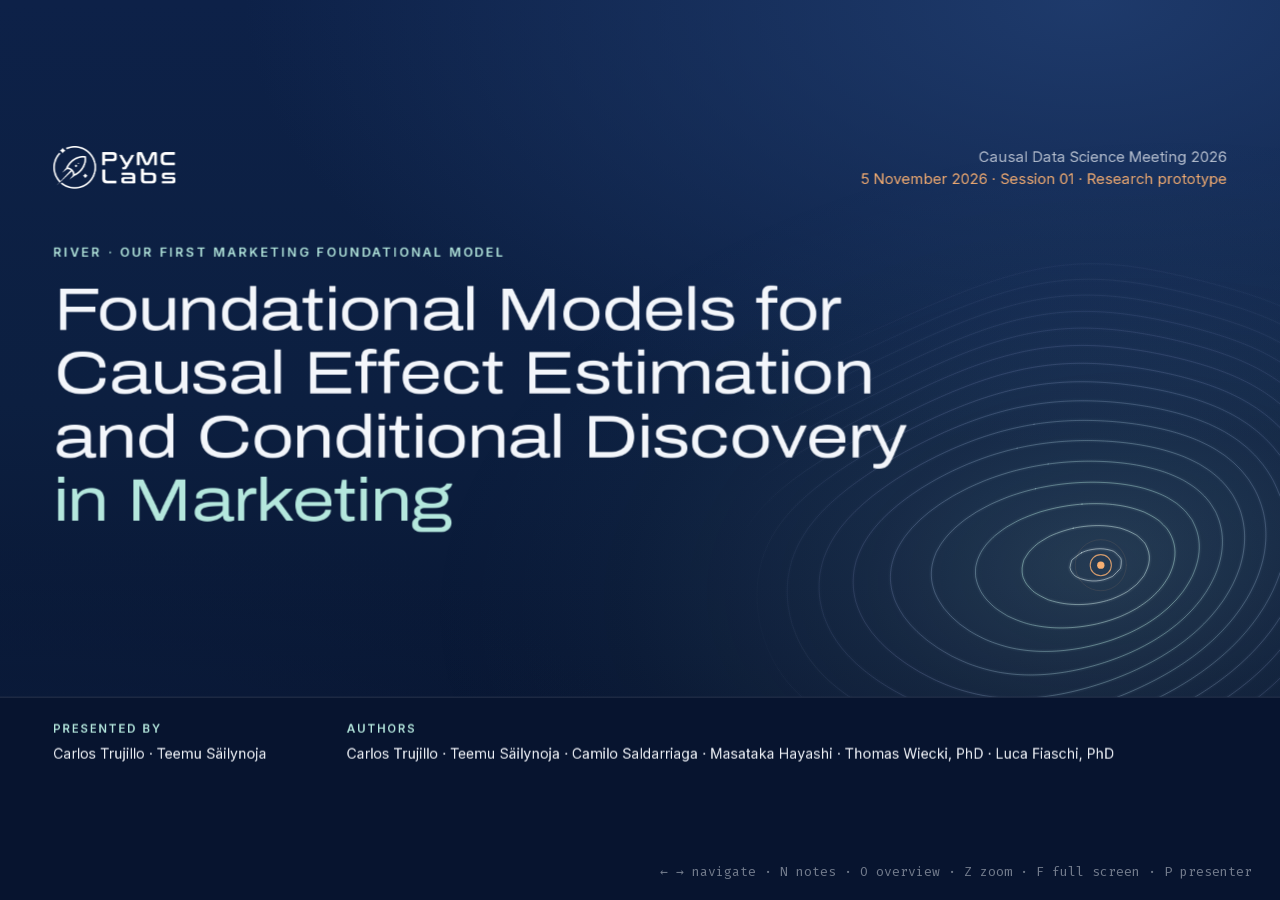
<file: index.html>
<!doctype html>
<html lang="en">
<head>
<meta charset="utf-8">
<meta name="viewport" content="width=device-width, initial-scale=1">
<title>River · Causal Data Science Meeting 2026 · PyMC Labs</title>
<link rel="icon" type="image/png" href="assets/brand/favicon.png">
<link rel="stylesheet" href="vendor/katex/katex.min.css">
<link rel="stylesheet" href="css/fonts.css">
<link rel="stylesheet" href="css/deck.css">
<link rel="stylesheet" href="css/slides.css">
<link rel="stylesheet" href="css/scenes/test-flow.css">
<link rel="stylesheet" href="css/scenes/arch.css">
<link rel="stylesheet" href="css/scenes/causal.css">
<link rel="stylesheet" href="css/scenes/machine.css">
<link rel="stylesheet" href="css/scenes/results.css">
</head>
<body data-theme="dark">


<div class="bg bg-dark"></div>
<div class="bg bg-light"></div>
<canvas id="field" aria-hidden="true"></canvas>

<main class="stage stage-main">

<!-- =====================================================================
     OPENING
     ===================================================================== -->

<!-- 01 · Title -->
<section class="slide slide-title" data-title="Title" data-act="Opening" data-theme="dark" data-chrome="off"
  data-field='{"mode":"contour","focus":[0.86,0.66],"reach":540,"intensity":1}'>
  <header class="title-top">
    <img class="title-logo r" src="assets/brand/pymc-labs-full-white.png" alt="PyMC Labs">
    <div class="title-meta r">
      <div>Causal Data Science Meeting 2026</div>
      <div class="hot">5 November 2026 · Session 01 · Research prototype</div>
    </div>
  </header>
  <div class="title-block">
    <p class="eyebrow r">River · our first Marketing Foundational Model</p>
    <h1 class="title-h r">Foundational Models for<br>Causal Effect Estimation<br>and Conditional Discovery<br><span class="accent">in Marketing</span></h1>
  </div>
  <footer class="title-foot r">
    <div class="who">
      <span class="label">Presented by</span>
      <span>Carlos Trujillo · Teemu Säilynoja</span>
    </div>
    <div class="who">
      <span class="label">Authors</span>
      <span>Carlos Trujillo · Teemu Säilynoja · Camilo Saldarriaga · Masataka Hayashi · Thomas Wiecki, PhD · Luca Fiaschi, PhD</span>
    </div>
  </footer>
  <aside class="notes">
    <p>Welcome. This talk is about River, the first Marketing Foundational Model that PyMC Labs trained.</p>
    <p>The question for this audience: can one trained network learn which inputs cause sales, and how much each one contributed, without being told the true graph?</p>
    <p>The contour field is the white-paper cover: a posterior landscape. The orange point is the answer we look for.</p>
  </aside>
</section>

<!-- 02 · Team -->
<section class="slide slide-team" data-title="The team" data-act="Opening" data-theme="light"
  data-field='{"mode":"ribbon","y":0.5,"x0":-0.02,"x1":1.02,"intensity":0.9}'>
  <div class="frame">
    <p class="eyebrow r">The team</p>
    <h2 class="h2 r">Researching foundational models<br><span class="accent-2">for marketing science</span></h2>
  </div>
  <ul class="team">
    <li class="r" style="--wave:-26px"><img src="assets/team/carlos-trujillo.webp" alt=""><span class="name">Carlos<br>Trujillo</span><span class="tag">Speaker</span></li>
    <li class="r" style="--wave:-6px"><img src="assets/team/teemu-sailynoja.webp" alt=""><span class="name">Teemu<br>Säilynoja</span><span class="tag">Speaker</span></li>
    <li class="r" style="--wave:20px"><img src="assets/team/camilo-saldarriaga.webp" alt=""><span class="name">Camilo<br>Saldarriaga</span></li>
    <li class="r" style="--wave:24px"><img src="assets/team/masataka-hayashi.webp" alt=""><span class="name">Masataka<br>Hayashi</span></li>
    <li class="r" style="--wave:2px"><img src="assets/team/thomas-wiecki.webp" alt=""><span class="name">Thomas<br>Wiecki, PhD</span></li>
    <li class="r" style="--wave:-22px"><img src="assets/team/luca-fiaschi.webp" alt=""><span class="name">Luca<br>Fiaschi, PhD</span></li>
  </ul>
  <p class="team-foot r">PyMC Labs · pymc-labs.com/team</p>
  <aside class="notes">
    <p>Six authors at PyMC Labs. Carlos and Teemu present today.</p>
  </aside>
</section>

<!-- 03 · Agenda -->
<section class="slide slide-agenda" data-title="Agenda" data-act="Opening" data-theme="dark"
  data-field='{"mode":"fan","origin":[0,0.80],"length":1.0,"intensity":0.9}'>
  <div class="frame agenda">
    <div>
      <p class="eyebrow r">The talk</p>
      <h2 class="h1 r">Agenda</h2>
      <span class="bar r"></span>
    </div>
    <ol class="points">
      <li class="r"><span class="n">01</span><span class="t">Forecasting is not the goal<small>Why marketing measurement is an identification problem.</small></span></li>
      <li class="r"><span class="n">02</span><span class="t">Learning by simulation<small>A prior that knows the graph and every contribution.</small></span></li>
      <li class="r"><span class="n">03</span><span class="t">The architecture<small>One encoder and two flow heads that sample graphs, then effects.</small></span></li>
      <li class="r"><span class="n">04</span><span class="t">The results<small>Structure, contributions and checks on held-out simulated worlds.</small></span></li>
      <li class="r"><span class="n">05</span><span class="t">Boundaries and the next stage<small>The limitations, what River demonstrates, and the next research stage.</small></span></li>
    </ol>
  </div>
  <aside class="notes">
    <p>The agenda has five parts. The causal thread runs through all of them: the target is a contribution, an interventional quantity, under uncertainty about which inputs act.</p>
  </aside>
</section>

<!-- =====================================================================
     01 · THE PROBLEM
     ===================================================================== -->

<!-- 04 · Same sales, different stories -->
<section class="slide" data-title="Sales show what happened" data-act="01 · The problem" data-theme="light" data-steps="3"
  data-scene="decomp" data-field='{"mode":"none"}'>
  <div class="frame text-col">
    <p class="eyebrow r"><span class="num">01</span>The problem</p>
    <h2 class="h1 r">Sales show what happened.<br><span class="accent-2">Not what caused it.</span></h2>
    <p class="lede r" style="margin-top:48px">Different specifications can explain similar sales histories. They can give different contributions to the same channel.</p>
    <p class="lede fade" data-step="3" style="margin-top:28px"><strong>An accurate sales forecast does not necessarily tell you what each channel caused.</strong></p>
  </div>
  <div class="scene-root" style="left:900px;top:200px;width:900px;height:720px"></div>
  <aside class="notes">
    <p>Step 0: weekly sales. One line. This is all that the data show.</p>
    <p>Steps 1 to 3: three decompositions. The total stays the same in every one. Only the split changes.</p>
    <p>Key point: predicting sales does not determine contributions. The paper names two problems: structural uncertainty and repeated inference. This slide shows the first.</p>
  </aside>
</section>

<!-- 05 · The structural model -->
<section class="slide slide-eq" data-title="A marketing mix model is a structural model" data-act="01 · The problem" data-theme="light" data-steps="5"
  data-field='{"mode":"fan","origin":[0,0.48],"length":1.0,"intensity":0.9}'>
  <div class="frame">
    <p class="eyebrow r"><span class="num">01</span>The problem</p>
    <h2 class="h2 r">A marketing mix model is a structural model</h2>
    <span class="bar r"></span>
  </div>
  <div class="eq-stage">
    <div class="eq lg r" data-tex="\mu_t \;=\; \htmlClass{t-b}{B_t} \;+\; \htmlClass{t-c}{\sum_{k=1}^{K} C_{t,k}} \;+\; \htmlClass{t-u}{\sum_{m=1}^{M} U_{t,m}}" data-display></div>
    <div class="eq sm r" data-tex="Y_t = \mu_t + \htmlClass{t-e}{\varepsilon_t}, \qquad \varepsilon_t \sim \mathrm{Normal}(0, \sigma_Y^2)" data-display></div>
    <div class="eq-labels">
      <div class="eq-label" data-step-only="1"><b>Intrinsic baseline.</b> The part of sales that no input explains. It can change over time.</div>
      <div class="eq-label" data-step-only="2"><b>Channel contributions.</b> Media spend after carryover (adstock) and a response curve, saturating or linear.</div>
      <div class="eq-label" data-step-only="3"><b>Control contributions.</b> Price, holidays and other measured factors that are not media.</div>
    </div>
  </div>
  <!-- Steps 4-5: the equation as a graph, then three alternative graphs that the
       same data cannot tell apart. Arrow: assumed direct effect. Dashed line:
       observed dependency. Dashed circle: hidden variable. Peach: a path that
       River's prior does not contain. Fork centres: 293, 880, 1467 (stage px). -->
  <svg class="dags" viewBox="0 0 1760 256" width="1760" height="256" aria-hidden="true">
    <defs>
      <marker id="dag-head" viewBox="0 0 10 10" refX="8.5" refY="5" markerWidth="7" markerHeight="7" orient="auto-start-reverse"><path class="dag-head" d="M0,0 L10,5 L0,10 z"/></marker>
      <marker id="dag-head-hot" viewBox="0 0 10 10" refX="8.5" refY="5" markerWidth="7" markerHeight="7" orient="auto-start-reverse"><path class="dag-head hot" d="M0,0 L10,5 L0,10 z"/></marker>
      <g id="dag-base">
        <path class="dag-edge" d="M-108 113 L-18 183"/>
        <path class="dag-edge" d="M0 119 L0 174"/>
        <path class="dag-edge" d="M108 113 L18 183"/>
        <circle class="dag-node n-tv" cx="-120" cy="104" r="15"/>
        <circle class="dag-node n-se" cx="0" cy="104" r="15"/>
        <circle class="dag-node n-pr" cx="120" cy="104" r="15"/>
        <circle class="dag-node n-sales" cx="0" cy="196" r="18"/>
        <text class="dag-name" x="-143" y="109" text-anchor="end">TV</text>
        <text class="dag-name" x="0" y="78" text-anchor="middle">Search</text>
        <text class="dag-name" x="143" y="109">Promo</text>
        <text class="dag-name" x="28" y="202">Sales</text>
      </g>
    </defs>
    <g class="dag-fork dag-start" data-step-only="4">
      <g transform="translate(880 0)">
        <text class="dag-title" x="0" y="14" text-anchor="middle">The equation as a graph</text>
        <use href="#dag-base"/>
        <text class="dag-tag" x="0" y="246" text-anchor="middle">Each arrow assumes that an input acts on sales directly</text>
      </g>
    </g>
    <g class="dag-fork" data-step="5" style="--from:587px">
      <g transform="translate(293 0)">
        <text class="dag-title" x="0" y="14" text-anchor="middle">1 · Channels run together</text>
        <use href="#dag-base"/>
        <g class="dag-extra" data-step="5" style="--d:700ms">
          <path class="dag-dep" d="M-104 104 L-16 104"/>
          <text class="dag-note" x="-60" y="94" text-anchor="middle">ρ</text>
        </g>
        <text class="dag-tag in" x="0" y="246" text-anchor="middle">● Correlated inputs · inside River’s prior</text>
      </g>
    </g>
    <g class="dag-fork" data-step="5" style="--from:0px">
      <g transform="translate(880 0)">
        <text class="dag-title" x="0" y="14" text-anchor="middle">2 · Spend follows demand</text>
        <use href="#dag-base"/>
        <g class="dag-extra" data-step="5" style="--d:700ms">
          <circle class="dag-hidden" cx="-120" cy="46" r="15"/>
          <text class="dag-name" x="-143" y="51" text-anchor="end">Hidden demand</text>
          <path class="dag-edge hot" d="M-105 46 C-65 42 -35 60 -12 90"/>
          <path class="dag-edge hot" d="M-133 54 C-260 100 -150 196 -24 196"/>
        </g>
        <text class="dag-tag out" x="0" y="246" text-anchor="middle">× Hidden demand · outside River’s prior</text>
      </g>
    </g>
    <g class="dag-fork" data-step="5" style="--from:-587px">
      <g transform="translate(1467 0)">
        <text class="dag-title" x="0" y="14" text-anchor="middle">3 · Promotions move with campaigns</text>
        <use href="#dag-base"/>
        <g class="dag-extra" data-step="5" style="--d:700ms">
          <path class="dag-edge hot" d="M103 104 L17 104"/>
        </g>
        <text class="dag-tag out" x="0" y="246" text-anchor="middle">× A path between inputs · outside River’s prior</text>
      </g>
    </g>
  </svg>
  <aside class="notes">
    <p>Source: Eq. (1) in Section 2.2 of the paper. Graphs are illustrative. Arrow: assumed direct effect. Dashed line: observed dependency. Dashed circle: hidden variable.</p>
    <p>The model writes sales as a sum. Baseline, each channel, each control, plus noise.</p>
    <p>Each term is a latent quantity. We never observe it. We observe only the sum.</p>
    <p>Step 4: the same equation is a causal graph. Every arrow is an assumption: this input acts on sales directly.</p>
    <p>Step 5: three graphs that fit the same weekly data. Dashed lines are what the data show. Arrows are what we assume.</p>
    <p>One: TV and search move together. The data show the correlation, not which arrow carries the effect. River's prior contains this case.</p>
    <p>Two: hidden demand drives both search spending and sales. Part of the "Search effect" is demand. River's prior does not contain hidden demand yet.</p>
    <p>Three: search spending follows the promotion calendar. That is a path between two inputs. River's prior has no paths between inputs. Part 5 comes back to both.</p>
  </aside>
</section>

<!-- 06 · One specification -->
<section class="slide slide-choices" data-title="Each analysis commits to one specification" data-act="01 · The problem" data-theme="light" data-steps="3"
  data-field='{"mode":"none"}'>
  <div class="frame">
    <p class="eyebrow r"><span class="num">01</span>The problem · One specification hides model uncertainty</p>
    <h2 class="h2 r">Each analysis commits to one specification</h2>
  </div>
  <div class="choices r">
    <div class="choice-row"><span class="choice-k">Carryover</span>
      <span class="chip" data-pick="a">2 weeks</span><span class="chip">6 weeks</span><span class="chip" data-pick="b">10 weeks</span></div>
    <div class="choice-row"><span class="choice-k">Diminishing returns</span>
      <span class="chip">Hill</span><span class="chip" data-pick="b">Logistic</span><span class="chip" data-pick="a">Michaelis–Menten</span></div>
    <div class="choice-row"><span class="choice-k">Causal structure</span>
      <span class="chip" data-pick="a">Correlated inputs</span><span class="chip" data-pick="b">Hidden demand</span><span class="chip">Promo → Search</span></div>
    <div class="choice-row"><span class="choice-k">Constraints</span>
      <span class="chip">Positive effects</span><span class="chip" data-pick="a">ROAS range</span><span class="chip" data-pick="b">Last year’s priors</span></div>
  </div>
  <div class="splits">
    <div class="split-row" data-step="0"><span class="who">Analyst 1 · illustrative</span>
      <div class="splitbar"><span style="--w:45%" class="s-tv">TV 45%</span><span style="--w:30%" class="s-se">Search 30%</span><span style="--w:25%" class="s-so">Social 25%</span></div></div>
    <div class="split-row" data-step="1"><span class="who">Analyst 2</span>
      <div class="splitbar"><span style="--w:20%" class="s-tv">TV 20%</span><span style="--w:50%" class="s-se">Search 50%</span><span style="--w:30%" class="s-so">Social 30%</span></div></div>
    <p class="small" data-step="1" style="--d:300ms">Both fit last year’s sales equally well. Illustrative numbers from the white paper; the structure choices follow slide 5.</p>
  </div>
  <div class="bma">
    <div class="bma-eq" data-step="2">
      <div class="eq" data-tex="p(C \mid \mathcal{D}, \hat m)" data-display></div>
      <p class="small">One selected specification. Its intervals ignore every other model.</p>
    </div>
    <div class="bma-eq" data-step="3">
      <div class="eq" data-tex="p(C \mid \mathcal{D}) = \sum_{m \in \mathcal{M}} p(C \mid \mathcal{D}, m)\, p(m \mid \mathcal{D})" data-display></div>
      <p class="small">Bayesian model averaging: uncertainty within each model <em>and</em> about the model. Each term needs its own fit.</p>
    </div>
  </div>
  <aside class="notes">
    <p>Every analysis makes four kinds of choices. One of them is the causal structure: the three graphs from the previous slide.</p>
    <p>Initial view and step 1: two analysts, two sets of choices, two different channel splits. Both fit the data equally well.</p>
    <p>Step 2: selecting one model conditions on that choice. The intervals then ignore the other models.</p>
    <p>Step 3: the principled answer is model averaging. But each specification needs its own fit. Observed data do not give the true contributions, and experiments cover only some effects.</p>
  </aside>
</section>

<!-- 07 · Front-load inference -->
<section class="slide slide-inter" data-title="What if the hard work was already done?" data-act="01 · The problem" data-theme="dark" data-steps="1"
  data-field='{"mode":"ribbon","y":0.32,"x0":0.62,"x1":1.04,"intensity":0.8}'>
  <div class="frame mid">
    <p class="eyebrow r">A different order of work</p>
    <h2 class="display-2 r">What if the hard work<br><span class="accent">was already done?</span></h2>
    <p class="lede r" style="margin-top:44px">Write many specifications down first. Learn inference once, on worlds where the truth is known. Then read each new dataset with no new fit.</p>
    <div class="process" data-step="1">
      <div class="proc-row">
        <span class="proc-k">Today</span>
        <ol class="proc"><li><i>1</i><b>Data</b></li><li><i>2</i><b>Specialist</b><small>chooses the structure</small></li><li><i>3</i><b>Build</b><small>adstock, curves, priors</small></li><li><i>4</i><b>Fit</b><small>MCMC sampling</small></li><li><i>5</i><b>Check</b><small>plausible? refit</small></li><li class="end"><i>6</i><b>Decision</b><small>after weeks</small></li></ol>
        <span class="proc-loop"><svg class="loop-ico" viewBox="0 0 24 24" aria-hidden="true"><path d="M19.5 12a7.5 7.5 0 1 1-2.2-5.3M19.5 4.5v4.6h-4.6" fill="none" stroke="currentColor" stroke-width="1.8" stroke-linecap="round" stroke-linejoin="round"/></svg>every change is a new build, fit and check</span>
      </div>
      <div class="proc-row">
        <span class="proc-k">With River</span>
        <ol class="proc short"><li><i>1</i><b>Data</b></li><li class="mfm"><i>2</i><b>River</b><small>fixed weights, no new fit</small></li><li><i>3</i><b>Draws</b><small>graphs and contributions</small></li><li class="end"><i>4</i><b>Decision</b><small>goal: a shorter loop</small></li></ol>
      </div>
    </div>
  </div>
  <aside class="notes">
    <p>The usual order: assume one thing, fit, check, change, fit again. It is sequential.</p>
    <p>We reverse it. We assume many things at the start, in a prior. We learn inference once. Then each new dataset needs only sampling with fixed weights, not a new fit.</p>
    <p>A shorter loop is a goal. Backup B2 and Section 4.5 of the paper give the measured cost and its caveats.</p>
  </aside>
</section>

<!-- 08 · The Goal -->
<section class="slide slide-inter" data-title="The Goal" data-act="01 · The problem" data-theme="dark"
  data-field='{"mode":"fan","origin":[1,0.66],"length":0.28,"dir":-1,"intensity":0.9}'>
  <div class="frame mid">
    <p class="eyebrow r">The Goal</p>
    <h2 class="display-2 r"><span class="accent">A distribution over graphs</span><br>and contributions.</h2>
    <ol class="points compact r" style="margin-top:56px;max-width:1240px">
      <li><span class="n">1</span><span class="t">A set of graphs of direct effects that can explain the data.</span></li>
      <li><span class="n">2</span><span class="t">For each graph, a distribution of contributions over time.</span></li>
    </ol>
  </div>
  <aside class="notes">
    <p>The outcome is not one number: it is a distribution over graphs and contributions.</p>
    <p>River returns graphs and, for each graph, contributions. Next: how one network learns this from simulated worlds.</p>
  </aside>
</section>

<!-- =====================================================================
     02 · SIMULATED CAUSAL WORLDS
     ===================================================================== -->

<!-- 09 · Learn the posterior from the prior. Two rows: a plain message at the left,
     its equation small at the right. -->
<section class="slide slide-pfn" data-title="Learn the posterior from the prior" data-act="02 · Causal worlds" data-theme="light" data-steps="1"
  data-field='{"mode":"none"}'>
  <div class="frame">
    <p class="eyebrow r"><span class="num">02</span>Amortized inference · prior-fitted networks</p>
    <h2 class="h2 r">Learn the posterior from the prior</h2>
    <span class="bar r"></span>
  </div>
  <div class="pfn-grid">
    <p class="pfn-msg r">Simulate worlds with a known truth. Train one network to recover that truth from the data an analyst sees.</p>
    <div class="pfn-eq r">
      <span class="eq-tag">ideal loss</span>
      <div class="eq" data-tex="\mathcal{L}(\varphi) = \mathbb{E}_{(\mathcal{D}, C) \sim p(\mathcal{D}, C)}\big[-\log q_\varphi(C \mid \mathcal{D})\big]" data-display></div>
    </div>
    <div class="pfn-claim" data-step="1">
      <p class="pfn-main">If the network is flexible enough, the best answer is <span class="accent-2 nowrap">the model-averaged posterior</span>.</p>
      <p class="pfn-claim-note">River’s flow-matching loss aims at the same target, without a guarantee of exact draws.</p>
    </div>
    <div class="pfn-eq pfn-eq-main" data-step="1" style="--d:200ms">
      <span class="eq-tag">optimum</span>
      <div class="eq" data-tex="q_\varphi(C \mid \mathcal{D}) = \sum_{m \in \mathcal{M}} p(C \mid \mathcal{D}, m)\, p(m \mid \mathcal{D})" data-display></div>
    </div>
  </div>
  <aside class="notes">
    <p>Source: Eqs. (19), (21) and (22) in Appendix B.1, and Appendix B.9 of the paper; prior-fitted networks (Müller et al., 2022).</p>
    <p>Step 0: the idea. Draw worlds from the prior and store the graph and the contributions. Train one network on what an analyst would see, with the stored truth as targets. In symbols, the ideal loss is the negative log density of the truth. River does not use this exact loss; step 1 explains.</p>
    <p>Step 1: the main message. The ideal loss equals an expected KL divergence to the true posterior, plus a constant. So, if the network can represent it, the optimum is the posterior of the mixture prior: Bayesian model averaging over every specification in the prior, learned once. River minimizes the squared error of a flow velocity, plus an auxiliary edge loss. That loss is not a KL divergence, but the paper treats the same posterior as its intended target.</p>
    <p>The limits: the ideal needs data from the prior, a flexible enough network, exact minimization and exact integration. River trains on a fixed set of 196,000 worlds, each at six context lengths, for about 3.4 passes over these views, and samples with 16 Euler steps. So the posterior is the intended target, not a guarantee. A new dataset is read with fixed weights; outside the prior, there is no such result.</p>
  </aside>
</section>

<!-- 10 · Interventional target: the definition, then do(TV = 0). Two states; Next then goes to slide 11. -->
<section class="slide" data-title="A contribution is an interventional quantity" data-act="02 · Causal worlds" data-theme="light" data-steps="1"
  data-scene="intervention" data-field='{"mode":"none"}'>
  <div class="frame text-col narrow">
    <p class="eyebrow r"><span class="num">02</span>The causal target</p>
    <h2 class="h2 r">A contribution is an <span class="accent-2">interventional quantity</span></h2>
    <p class="body r" style="margin-top:36px">In River’s graph, the contribution of a channel is the change in noise-free sales when its full spend path is set to zero and every other draw stays fixed.</p>
    <div class="eq sm r" style="margin-top:34px" data-tex="C_{t,k} \;=\; \mu_t \;-\; \mu_t\big(\mathrm{do}(X_{k} \equiv 0)\big)" data-display></div>
  </div>
  <div class="scene-root" style="left:860px;top:170px;width:940px;height:800px"></div>
  <aside class="notes">
    <p>Source: Section 2.2, Appendix A.1.1 and Eq. (3) of the paper.</p>
    <p>For a causal audience, this is the important definition. A contribution is not a regression coefficient. It is the effect of an intervention on the whole spend path.</p>
    <p>Step 1: we set TV spend to zero for all weeks. Noise-free sales drop. The gap is the TV contribution.</p>
    <p>If asked about the graph family: it is restricted to direct effects. There is no confounding by hidden demand and there are no paths between inputs. River learns which permitted edges are present. The limitations slide comes back to this.</p>
  </aside>
</section>

<!-- 11 · Worlds -->
<section class="slide" data-title="Use the prior to generate worlds with a known truth" data-act="02 · Causal worlds" data-theme="light" data-steps="2"
  data-scene="worlds" data-field='{"mode":"none"}'>
  <div class="frame text-col narrow">
    <p class="eyebrow r"><span class="num">02</span>Simulated causal worlds</p>
    <h2 class="h2 r">Use the prior to generate worlds with a <span class="accent-2">known truth</span></h2>
    <p class="body r" style="margin-top:30px">Each world has its own inputs, causal links, response curves and sales. The simulator stores the graph and every contribution.</p>
    <div class="chips r">
      <span class="chip fill">200,000 worlds</span><span class="chip fill">208 weeks</span>
      <span class="chip">1–10 channels</span><span class="chip">1–10 controls</span><span class="chip">50 prior combinations</span>
    </div>
    <div class="facts" data-step="2">
      <p>In the middle 90% of worlds, channels give from <b>5.1%</b> to <b>70.9%</b> of sales.</p>
      <p>Inputs move together. In the median world, the strongest correlation between two inputs is <b>0.94</b>.</p>
      <p class="accent-2">Similar data can come from different causal worlds. River learns a distribution of explanations, not one answer.</p>
    </div>
  </div>
  <div class="scene-root" style="left:860px;top:170px;width:940px;height:800px"></div>
  <aside class="notes">
    <p>Source: Sections 2.1 and 2.3, Table 1 and Appendix A.2 of the paper. 196,000 training and 4,000 holdout worlds; 50 equally weighted combinations. Correlation: median of 1,000 sampled training worlds.</p>
    <p>We write the plausible specifications into one prior. We use the prior to generate worlds with a known truth.</p>
    <p>Step 1: one world. It has a graph of direct effects and a decomposition. Both are known, because we generated them.</p>
    <p>Step 2: the worlds are wide and hard on purpose. Media can give a small or a large part of sales. Inputs move together, a known problem in marketing mix models. So similar data can come from different worlds, and River must return a distribution of explanations.</p>
  </aside>
</section>

<!-- =====================================================================
     03 · INSIDE RIVER
     ===================================================================== -->

<!-- 12 · Architecture assembly -->
<section class="slide slide-arch" data-title="Assembling River" data-act="03 · Inside River" data-theme="dark" data-steps="8"
  data-scene="arch" data-field='{"mode":"none"}'>
  <div class="arch-head">
    <p class="eyebrow r"><span class="num">03</span>Inside River</p>
    <div class="arch-captions r">
      <div class="arch-cap" data-step-only="0"><h3 class="h3">One dataset in</h3><p>Spend and controls for every week. Sales only for the context weeks. Query sales are zero-filled and flagged. The true graph and contributions never enter the encoder.</p></div>
      <div class="arch-cap" data-step-only="1"><h3 class="h3">A shared transformer encoder</h3><p>Attention runs across weeks and across inputs. Time attention is causal: a cell cannot attend to later weeks directly. Four blocks, width 128, eight heads.</p></div>
      <div class="arch-cap" data-step-only="2"><h3 class="h3">The joint router</h3><p>A flow head that generates a graph and a decomposition together. Its target appends the graph, coded −1 / +1, to the contributions: 346 coordinates per week.</p></div>
      <div class="arch-cap" data-step-only="3"><h3 class="h3">A sampled graph G</h3><p>An edge is present when its mean signed state over the query weeks is above zero. River keeps the graph and discards the router’s decomposition.</p></div>
      <div class="arch-cap" data-step-only="4"><h3 class="h3">The graph conditioner</h3><p>One round of messages along the sampled edges between inputs, latent demand, baseline and sales. 321 graph slots in 8 families; River’s prior uses only the 20 direct ones.</p></div>
      <div class="arch-cap" data-step-only="5"><h3 class="h3">The conditional decoder</h3><p>A second flow head generates contributions for that graph. A support mask removes forbidden coordinates: an absent edge gives exactly zero.</p></div>
      <div class="arch-cap" data-step-only="6"><h3 class="h3">One decomposition draw</h3><p>Baseline, each channel and each control, for every week of the requested window. 25 coordinates per week, including four latent and indirect slots that River’s prior sets to zero.</p></div>
      <div class="arch-cap" data-step-only="7"><h3 class="h3">Training</h3><p>The simulator’s graph and contributions are the targets. The decoder learns with the true graph. An auxiliary edge classifier adds a training loss; checkpoint selection only checks that its held-out score is valid. It never selects graphs.</p></div>
      <div class="arch-cap" data-step-only="8"><h3 class="h3">Inference: weights fixed</h3><p>In the evaluation, each of 256 draws samples a graph with the router, then decodes contributions for that graph.</p></div>
    </div>
  </div>
  <div class="scene-root" style="left:120px;top:330px;width:1680px;height:660px"></div>
  <aside class="notes">
    <p>We assemble the network piece by piece. The camera moves to each part in turn.</p>
    <p>0: the input is 208 weeks by 21 rows: up to 10 channels, 10 controls and sales, with 31 features per cell. Context and query windows.</p>
    <p>1: the encoder. Time attention is lower-triangular. Entity attention is bidirectional over all cells of a week, inputs and sales.</p>
    <p>2 and 3: the router generates contributions and a graph together. We keep only the graph.</p>
    <p>4 and 5: the conditioner adjusts the representations for that graph. The decoder draws contributions for it. Absent edges give exact zeros.</p>
    <p>6: one draw of the decomposition: baseline, channels and controls for every week of the window.</p>
    <p>7: training uses the true graph for the decoder, and the simulated contributions as targets. Loss: joint and conditional velocity losses for query and context windows, plus an edge classification loss. The evaluated checkpoint is the last one of a fixed 62,500-update budget.</p>
    <p>8: inference repeats graph, then contributions, with the weights fixed. The evaluation used 256 draws; the structure study used 2,048 router draws. If asked: each flow head takes 16 Euler steps per draw (backup B1).</p>
  </aside>
</section>

<!-- 13 · Graph sampling -->
<section class="slide" data-title="At inference, River samples the causal graph" data-act="03 · Inside River" data-theme="dark" data-steps="4"
  data-scene="graphs" data-field='{"mode":"none"}'>
  <div class="frame text-col narrow">
    <p class="eyebrow r"><span class="num">03</span>Inside River · The causal core</p>
    <h2 class="h2 r">At inference, River samples <span class="accent">the causal graph</span></h2>
    <div class="flow-text">
      <div data-step-only="0"><p class="body">The prior permits one edge from each input to sales. The true graph is not given. River infers which edges are present.</p></div>
      <div data-step-only="1"><p class="body">Each draw starts with a graph from the router.</p><div class="eq sm" data-tex="G^{(s)} \sim q^{\text{router}}_\varphi(G \mid \mathcal{D}), \quad s = 1, \dots, 256" data-display></div></div>
      <div data-step-only="2"><p class="body">Over many draws, the graphs give a probability for each edge. In the evaluation, the calibration error of the channel-edge probabilities is 0.04 to 0.07.</p></div>
      <div data-step-only="3"><p class="body">For each graph, the decoder draws contributions. An input without an edge contributes exactly zero, so each contribution posterior mixes a point mass at zero with a continuous part.</p></div>
      <div data-step-only="4"><p class="body">Together, they form the learned posterior: variation between graphs and within each graph.</p>
        <div class="eq sm" data-tex="q_\varphi(C \mid \mathcal{D}) = \sum_{G} \htmlClass{tex-hot}{q^{\text{router}}_\varphi(G \mid \mathcal{D})}\; \htmlClass{tex-accent}{q^{\text{cond}}_\varphi(C \mid \mathcal{D}, G)}" data-display></div></div>
    </div>
  </div>
  <div class="scene-root" style="left:780px;top:170px;width:1020px;height:800px"></div>
  <aside class="notes">
    <p>Source: Sections 3, 4.3 and B.6.1, Eq. (32) of the paper.</p>
    <p>This is the causal core of River. It is conditional discovery: structure inferred from the data, conditional on the prior's graph family.</p>
    <p>Step 1: 256 graph draws, the setting of the contribution evaluation; the structure study used 2,048 router draws per view. Step 2: their frequencies are edge probabilities.</p>
    <p>Step 3: absent edges give exact zeros. A channel's contribution posterior is a spike at zero plus a slab. Graph uncertainty enters the contribution draws.</p>
    <p>Step 4: Eq. (32) is the network's counterpart of the model-averaged posterior in Eq. (19). Graphs take the place of specifications. Response functions, carryover choices and input settings enter through the training mixture of 50 combinations.</p>
  </aside>
</section>

<!-- =====================================================================
     04 · EVIDENCE
     ===================================================================== -->

<!-- 14 · How we test: the evaluation flow, one section per step.
     Four columns on one row grid: the world, the conditions, the analysts, the scores. Each step adds
     the next column and a one-line caption; earlier columns fade back, and the last step shows all.
     Grey lines carry observed data and estimates; peach lines carry what only the simulator knows. -->
<section class="slide slide-test-flow" data-title="One world, five analysts" data-act="04 · Evidence" data-theme="light" data-steps="3" data-field='{"mode":"none"}'>
  <div class="frame">
    <p class="eyebrow r"><span class="num">04</span>Evidence · How we test</p>
    <h2 class="h2 r">One world. <span class="accent-2">Five analysts.</span></h2>
  </div>
  <div class="tf-caps r">
    <p class="tf-cap" data-step-only="0"><b>A simulated world.</b> The simulator knows the true graph and every contribution. An analyst sees only the inputs and the sales of the context weeks.</p>
    <p class="tf-cap" data-step-only="1"><b>Five conditions, 100 cases each.</b> Three conditions select the worlds. Two conditions hide the largest-effect channel or control, outside River’s training prior.</p>
    <p class="tf-cap" data-step-only="2"><b>Five analysts get the same table.</b> No analyst sees the true contributions. Only the oracle also gets the true graph and the mechanisms. It runs on the full-input cases only.</p>
    <p class="tf-cap" data-step-only="3"><b>Scores against the held-out truth.</b> CRPS compares each predicted distribution with the true value. Lower is better. 500 cases at three horizons give 1,500 scored views.</p>
  </div>
  <svg class="eval-flow r" viewBox="0 0 1760 520" role="img" aria-labelledby="eval-flow-title eval-flow-desc">
    <title id="eval-flow-title">Evaluation data flow</title>
    <desc id="eval-flow-desc">A simulated world gives observed data to five test conditions and then to five analysts. Only the oracle also gets the true graph, and only for full inputs. The held-out truth goes only to scoring.</desc>
    <defs>
      <marker id="ef-head" viewBox="0 0 10 10" refX="9" refY="5" markerWidth="6" markerHeight="6" orient="auto-start-reverse"><path class="ef-head" d="M0 0 L10 5 L0 10Z"/></marker>
      <marker id="ef-head-hot" viewBox="0 0 10 10" refX="9" refY="5" markerWidth="6" markerHeight="6" orient="auto-start-reverse"><path class="ef-head hot" d="M0 0 L10 5 L0 10Z"/></marker>
    </defs>

    <!-- 0 · The world: what the simulator knows, what an analyst sees, what is held out.
         The true graph is its own section: it stays bright on step 2, where it reaches the oracle. -->
    <text class="ef-col ef-sec" data-sec="0" x="0" y="14">One simulated world</text>
    <g class="ef-sec" data-sec="0g">
      <circle class="ef-dot hot" cx="6" cy="70" r="5"/>
      <text class="ef-name" x="22" y="78">True graph</text>
      <text class="ef-sub" x="22" y="104">and mechanisms</text>
    </g>
    <g class="ef-sec" data-sec="0">
      <circle class="ef-dot aqua" cx="6" cy="226" r="5"/>
      <text class="ef-name" x="22" y="234">Observed data</text>
      <text class="ef-sub" x="22" y="260">Inputs · all weeks</text>
      <text class="ef-sub" x="22" y="284">Sales · context weeks</text>
      <circle class="ef-dot hot" cx="6" cy="382" r="5"/>
      <text class="ef-name" x="22" y="390">Held-out truth</text>
      <text class="ef-sub" x="22" y="416">True decomposition</text>
      <text class="ef-sub" x="22" y="440">Query sales</text>
    </g>

    <!-- 1 · The conditions: the observed data pass through them -->
    <g class="ef-sec" data-sec="1"><g data-step="1">
      <text class="ef-col" x="470" y="14">Five conditions · 100 each</text>
      <path class="ef-line ef-arrow" d="M300 226 H458"/>
      <circle class="ef-dot aqua" cx="476" cy="146" r="4"/><text class="ef-item" x="492" y="154">Full inputs</text>
      <circle class="ef-dot aqua" cx="476" cy="186" r="4"/><text class="ef-item" x="492" y="194">In-sample saturation</text>
      <circle class="ef-dot aqua" cx="476" cy="226" r="4"/><text class="ef-item" x="492" y="234">Smooth baseline</text>
      <circle class="ef-dot hot" cx="476" cy="266" r="4"/><text class="ef-item" x="492" y="274">Omitted channel</text>
      <circle class="ef-dot hot" cx="476" cy="306" r="4"/><text class="ef-item" x="492" y="314">Omitted control</text>
      <text class="ef-tag" x="492" y="346">last two · out of prior</text>
    </g></g>

    <!-- 2 · The analysts. Four get every condition from one line; the oracle gets the true graph
         (dashed) and the full-input condition only (curve). -->
    <g class="ef-sec" data-sec="2"><g data-step="2">
      <text class="ef-col" x="930" y="14">Five analysts</text>
      <path class="ef-line" d="M712 226 H860 M860 148 V382"/>
      <path class="ef-line ef-arrow" d="M860 148 H918"/>
      <path class="ef-line ef-arrow" d="M860 226 H918"/>
      <path class="ef-line ef-arrow" d="M860 304 H918"/>
      <path class="ef-line ef-arrow" d="M860 382 H918"/>
      <path class="ef-line ef-arrow" d="M612 146 C 740 146 790 100 918 100"/>
      <path class="ef-hot ef-dash ef-arrow-hot" d="M300 70 H918"/>
      <circle class="ef-dot hot" cx="936" cy="70" r="5"/>
      <text class="ef-name" x="952" y="78">Oracle</text>
      <text class="ef-sub" x="952" y="104">true graph · full inputs only</text>
      <circle class="ef-dot aqua" cx="936" cy="148" r="5"/>
      <text class="ef-name river" x="952" y="156">River</text>
      <text class="ef-sub" x="952" y="182">graph not supplied</text>
      <circle class="ef-dot" cx="936" cy="226" r="5"/>
      <text class="ef-name" x="952" y="234">PyMC-Marketing</text>
      <text class="ef-sub" x="952" y="260">default priors</text>
      <circle class="ef-dot" cx="936" cy="304" r="5"/>
      <text class="ef-name" x="952" y="312">PathMC</text>
      <text class="ef-sub" x="952" y="338">Bayesian regression</text>
      <circle class="ef-dot" cx="936" cy="382" r="5"/>
      <text class="ef-name" x="952" y="390">OLS</text>
      <text class="ef-sub" x="952" y="416">linear regression</text>
    </g></g>

    <!-- 3 · Every analyst's estimates meet the held-out truth at the scores -->
    <g class="ef-sec" data-sec="3"><g data-step="3">
      <text class="ef-col" x="1430" y="14">Scoring</text>
      <path class="ef-line" d="M1180 70 H1260 M1180 148 H1260 M1180 226 H1260 M1180 304 H1260 M1180 382 H1260 M1260 70 V382"/>
      <path class="ef-line ef-arrow" d="M1260 226 H1418"/>
      <path class="ef-hot ef-arrow-hot" d="M300 382 H400 V470 H1436 V244"/>
      <text class="ef-mono hot" x="700" y="498">held-out truth · used only for scoring</text>
      <circle class="ef-dot ink" cx="1436" cy="226" r="6"/>
      <text class="ef-name" x="1456" y="234">Scores</text>
      <text class="ef-sub" x="1456" y="262">Contributions · sales predictions</text>
      <text class="ef-mono" x="1456" y="290">CRPS · lower is better</text>
    </g></g>
  </svg>
  <aside class="notes">
    <p>Source: Section 4.1 of the paper. 300 distinct held-out worlds; the full-input and both omission conditions share 100 base worlds.</p>
    <p>Step 0, the world. It holds the observations, the held-out truth, and the true graph and mechanisms. Analysts get the input histories and the context sales. They do not get the true decomposition or the query sales.</p>
    <p>Step 1, the conditions: 100 cases each. The first three select the worlds. The last two hide the largest-effect channel or control, so they are out of prior. They are not five transformations of every world: the 500 cases come from 300 distinct worlds.</p>
    <p>Step 2, the analysts. Every method gets the same table. The oracle is a fitted reference with privileged information: the generating graph, the mechanism families and prior information. No analyst has it, and it is not a guaranteed best case. It runs on the 100 full-input cases only. PyMC-Marketing runs in all five conditions. A separate PyMC-Marketing study also uses the 100 full-input worlds.</p>
    <p>Step 3, the scores. We compare each method's contributions and sales predictions with the held-out truth. CRPS scores a whole predicted distribution against the true value. Three horizons: 99 context weeks with 109 query weeks, 185 with 23, and 207 with 1. That gives 1,500 scored views. The structure study on the next slide scores graph recovery.</p>
  </aside>
</section>

<!-- 15 · Structure recovery: one dot plot, no steps -->
<section class="slide" data-title="Structure is partly recovered" data-act="04 · Evidence" data-theme="light"
  data-scene="structure" data-field='{"mode":"none"}'>
  <div class="frame">
    <p class="eyebrow r"><span class="num">04</span>Evidence · Structure</p>
    <h2 class="h2 r">River finds most direct effects <span class="accent-2">without the true graph</span></h2>
  </div>
  <div class="scene-root" style="left:80px;top:450px;width:1760px;height:440px"></div>
  <aside class="notes">
    <p>Source: Section 4.3, Figure 3 and Appendix C.10 of the paper. Structure study of run pr29-final-full-e35866e: router, 100 full-input worlds, 2,048 graph draws per view.</p>
    <p>Say: River does not get the true graph. We score its sampled graphs on the 100 full-input worlds. Edge by edge, it is right about nine times in ten. The whole set is right less often: the exact channels in about half of the worlds, channels and controls together in fewer than one in five. This is partial structure recovery, under the specified prior.</p>
    <p>Edge by edge: precision and recall are 0.89 and 0.90 with 99 context weeks, 0.89 and 0.91 with 185, and 0.92 and 0.87 with 207. An edge counts when its marginal probability is at least 0.5. In one draw, an edge is present when its mean signed state over the query weeks is above zero. Its probability is the share of 2,048 draws that contain it. There is no recalibration and no threshold tuning.</p>
    <p>Whole set: the exact channel set in 45%, 51% and 49% of worlds; channels and controls together in 17%, 19% and 19%.</p>
    <p>If asked about the draws: the true complete graph is among the 2,048 draws in 82, 84 and 86 of 100 worlds at 99, 185 and 207 context weeks. Full-graph calibration is not established.</p>
    <p>If asked about calibration: the edge-pooled calibration error (ECE) for channel edges is 0.040, 0.039 and 0.067. These are measurements, not proof of calibration. At 99 and 207 context weeks, the lowest bin is too low: edges with a probability of about 0.03 are present in about 11% of cases; at 185 weeks, in about 7%. At 207 context weeks, edges rated 0.3 to 0.8 are present more often than their rating.</p>
  </aside>
</section>

<!-- 16 · Contribution accuracy: one dot plot, no steps -->
<section class="slide" data-title="Contributions: lower error in every condition" data-act="04 · Evidence" data-theme="light"
  data-scene="crps" data-field='{"mode":"none"}'>
  <div class="frame">
    <p class="eyebrow r"><span class="num">04</span>Evidence · Contributions</p>
    <h2 class="h2 r">Lower contribution error <span class="accent-2">in every condition</span></h2>
  </div>
  <div class="scene-root" style="left:80px;top:360px;width:1760px;height:590px"></div>
  <aside class="notes">
    <p>Source: Section 4.2 and Tables 12 and 20 of the paper. CRPS of window-mean contributions on the context sales scale. Lower is better.</p>
    <p>Say: CRPS scores a whole distribution against the true value. Each row is one condition at one context length. River has the lowest mean error of the four methods in all 15 rows. This is also true when we hide the largest-effect channel or control.</p>
    <p>Full inputs, 99 context weeks: 0.0295 for River, 0.0370 for PathMC, 0.2136 for OLS and 0.0659 for PyMC-Marketing.</p>
    <p>A lower mean is not a win in every world. River beats both regressions on the same world in a majority of worlds in 11 of 15 rows. Against PathMC, only the omitted-channel row at 99 context weeks has a paired interval that includes zero.</p>
    <p>PyMC-Marketing is the native MMM of Table 12: version 1.2, a time-varying intercept, eight-lag geometric adstock, logistic saturation and library-default priors.</p>
    <p>If asked, the separate PyMC-Marketing study (Table 20, the 100 full-input worlds): the MMM/River ratio of mean channel CRPS is 2.11 at 99 context weeks, 2.44 at 185 and 2.20 at 207. These are ratios of cohort means, not typical world-level ratios. Each fit uses eight chains of 500 draws. 288 of the 300 MMM fits fail at least one health criterion, and none is excluded. The scores describe this configured procedure, not a converged MMM.</p>
  </aside>
</section>

<!-- =====================================================================
     05 · BOUNDARIES AND THE NEXT STAGE
     ===================================================================== -->

<!-- 17 · Limitations: properties of River, measured or set by its design, that restrict where its
     output can be trusted. Not listed here: the gap to the oracle (it has privileged information)
     and sales prediction (not River's goal). Both are in the notes, for questions. -->
<section class="slide slide-limits" data-title="Limitations of River" data-act="05 · Boundaries" data-theme="light"
  data-field='{"mode":"none"}'>
  <div class="frame">
    <p class="eyebrow r"><span class="num">05</span>Boundaries · Limitations</p>
    <h2 class="h2 r">Limitations <span class="accent-2">of River</span></h2>
    <ol class="points limits">
      <li class="r"><span class="n">01</span><span class="t">Direct effects only<small>The prior has no confounding from hidden demand and no paths between inputs. If the data contain them, the results can be unreliable.</small></span></li>
      <li class="r"><span class="n">02</span><span class="t">Reliable inside the prior; outside it, only on some axes<small>With 12 channels (training had at most 10), contributions stay the most accurate. With the largest input hidden, the visible inputs stay accurate, but River does not find the hidden cause. With a different input dependence, intervals cover less. Other axes are not tested.</small></span></li>
      <li class="r"><span class="n">03</span><span class="t">Contribution intervals miss the truth too often<small>80% intervals contain the true window mean in 59% of cases for channels and 68% for controls (full inputs, 99 context weeks). The channel intervals of PathMC, OLS and the MMM miss even more often.</small></span></li>
      <li class="r"><span class="n">04</span><span class="t">No check for approximation error<small>River has no chains, so divergence and mixing checks do not apply. Approximation error remains, and no check on a single dataset measures it.</small></span></li>
    </ol>
  </div>
  <aside class="notes">
    <p>Source: Sections 2, 4.2, 4.4, 4.6, 4.7, 4.8 and 5 of the paper; the 80% coverage table and the weekly coverage figure in Appendix C.</p>
    <p>Say: a limitation here is a property of River that restricts where you can trust its output. Two things are not on this list on purpose. The oracle does better because it gets the true graph. River is not built to forecast sales.</p>
    <p>01: the prior permits only direct effects from each input to sales. Inference can be unreliable when the prior does not describe the data. Slide 18 lists recovery under hidden confounding as not established.</p>
    <p>02: twelve-channel cohort: channel CRPS 0.0140, 0.0129 and 0.0135, below PathMC, OLS and the native MMM. This supports the tested larger population, not any number of channels. Largest input hidden (out of prior): lower mean contribution scores on the visible inputs; the hidden input is not recovered, and in one example the baseline error rises. Real-data-informed settings: no detected increase in channel point error; 90% coverage of non-zero effects is 71.0% for K7 and 54.9% for M4, against 73.0% for the corpus reference. Not tested: confounding, paths between inputs, unseen response shapes and real business data.</p>
    <p>03: exact values 58.9% for channels and 68.0% for controls. The intervals under-cover in every benchmark condition. Bias, not only width, can cause this. Weekly 95% coverage of live channels, read from the figure: River about 85–92%, PathMC about 57–61%, OLS about 42–54%, native MMM about 78–80%, oracle about 90–93%. River's channel intervals are also narrower than those of OLS and the MMM: 12–14% of the sales scale, against 35–90% and 46–62%.</p>
    <p>04: River's draws avoid MCMC divergences and chain-mixing failures, but not approximation error. The paper measures calibration over cohorts of worlds, not for one dataset.</p>
    <p>If asked about the oracle: it gets the true graph, the mechanism families and prior information, so a gap is expected. It shows headroom, not a limit. Mean channel CRPS is 0.0185, 0.0141 and 0.0139, against 0.0295, 0.0241 and 0.0263 for River. The oracle is a fitted reference, so its score is not a lower bound.</p>
    <p>If asked about sales prediction: River is built for the decomposition, not as a forecaster. For the one-week query, mean total-sales CRPS is 0.0384 for River, 0.0213 for PathMC, 0.0290 for OLS and 0.0085 for the native MMM. With 23 query weeks: 0.0422 against 0.0312, 0.0388 and 0.0206. With 109 query weeks, River has the lowest mean in all five conditions.</p>
    <p>If asked about the sales bands: one-week 95% bands hold sales in 99 of 100 worlds, but they are 49.5% of the sales scale wide, against 12.1% for the oracle. River has no observation-noise draws. The paper does not test why the bands are wide; averaging over graphs is a hypothesis.</p>
  </aside>
</section>

<!-- 18 · What River demonstrates: the three main results, right after the limitations.
     Merges the former "What is demonstrated, and what is not" and "Conclusions" slides. What is
     not established is in the notes; the research goals are on the next slide. -->
<section class="slide slide-concl" data-title="What River demonstrates" data-act="05 · Conclusions" data-theme="light"
  data-field='{"mode":"none"}'>
  <div class="frame">
    <p class="eyebrow r"><span class="num">05</span>Conclusions · What is demonstrated</p>
    <h2 class="h2 r">What River demonstrates<br><span class="accent-2">in the tested synthetic setting</span></h2>
    <ol class="points">
      <li class="r"><span class="n">01</span><span class="t">Contribution inference<small>Lower mean channel CRPS than PathMC, OLS and PyMC-Marketing in all five conditions and at all three horizons. In a separate study, less than half the channel CRPS of a default PyMC-Marketing model; most of its fits fail a health check.</small></span></li>
      <li class="r"><span class="n">02</span><span class="t">Constrained structure recovery<small>Channel-edge precision and recall near 0.9, with a calibration error of 0.04 to 0.07 for the edge probabilities. The exact channel set in about half of the worlds; the sampled graphs contain the true graph in most worlds.</small></span></li>
      <li class="r"><span class="n">03</span><span class="t">Reusable inference<small>One trained network serves new datasets with no new fit. Tested positive changes of units do not change the answer.</small></span></li>
    </ol>
    <p class="concl-note r">Graph draws describe structural uncertainty under the prior’s assumptions. They do not establish causal identification from business data.</p>
  </div>
  <aside class="notes">
    <p>Source: Sections 4, 5 and 6 of the paper.</p>
    <p>Say: three results, each tested against known truth on held-out synthetic worlds, with no new fit. River is a first tool, not the finished tool.</p>
    <p>If asked what is not established: full DAG discovery, learned edge directions, recovery under hidden confounding, transfer to response mechanisms outside the prior, and causal identification from real business data. The logistic condition uses a response family seen in training. The omission tests do not show recovery of the missing cause.</p>
    <p>If asked about the source of the gain: the comparison evaluates complete methods. It does not isolate graph sampling as the cause of the better contribution scores.</p>
  </aside>
</section>

<!-- 19 · Future work: the graph slots. One state: the four points together at the left, and the
     picture in its final form (time-varying graphs, with the research mechanisms behind them). -->
<section class="slide slide-slots" data-title="The graph slots are already in the network" data-act="05 · Future work" data-theme="dark"
  data-scene="slots" data-field='{"mode":"none"}'>
  <div class="frame text-col narrow">
    <p class="eyebrow r"><span class="num">05</span>Future work · The next stage</p>
    <h2 class="h2 r">The graph slots are <span class="accent">already in the network</span></h2>
    <ol class="slot-list">
      <li class="r"><span class="n">01</span><p><b>Today:</b> direct effects only. Each sampled graph holds for every week.</p></li>
      <li class="r"><span class="n">02</span><p><b>321 graph slots</b> in 8 families. River’s prior uses the 20 direct ones. The other 301 are capacity, not learned effects.</p></li>
      <li class="r"><span class="n">03</span><p><b>Next:</b> mediation, interactions and recovery under hidden demand. New priors, new weights, new tests.</p></li>
      <li class="r"><span class="n">04</span><p><b>Then:</b> causal graphs that change over time.</p></li>
    </ol>
  </div>
  <div class="scene-root" style="left:820px;top:170px;width:980px;height:800px"></div>
  <aside class="notes">
    <p>Source: Appendix B.5 and Sections 5 and 5.2 of the paper. Time-varying graphs: our research direction, not part of the paper.</p>
    <p>One picture for the four points. The week cards show graphs that change over time. Behind them: mediation (TV → Search), hidden demand U, and an interaction (TV × Promo).</p>
    <p>The architecture is ahead of the prior. Slots for latent demand and input-to-input edges exist, with zero training targets.</p>
    <p>Mediation: an input acts through another variable. Awareness: marketing builds a state that affects later sales. Funnel: stages from awareness to purchase. Interactions: one input changes another's effect.</p>
    <p>Time-varying graphs are our own research direction. The paper does not cover them.</p>
    <p>To close the research part: the next test keeps real marketing inputs and simulates their effects, so the truth stays known. After that, real campaigns.</p>
  </aside>
</section>

<!-- 20 · The papers: the white paper is out (text and QR code, left); the academic paper comes next
     (the top of its first page, right, from the current draft: MarketingFoundationalModels PR #36, 499be45). -->
<section class="slide slide-papers" data-title="The white paper is out; the academic paper is next" data-act="Closing" data-theme="dark" data-chrome="min"
  data-field='{"mode":"none"}'>
  <div class="frame">
    <p class="eyebrow r">Read more</p>
    <h2 class="h2 r">The white paper is out.<br><span class="accent">The academic paper is next.</span></h2>
  </div>
  <div class="papers">
    <div class="close-col r" style="--band:var(--aqua)">
      <p class="card-label">White paper · available now</p>
      <p>A high-level introduction to Marketing Foundational Models.</p>
      <img class="paper-qr" src="assets/papers/mfm-cdsm-qr.png" alt="QR code that opens dub.sh/mfm-cdsm">
      <p class="paper-link">dub.sh/mfm-cdsm</p>
    </div>
  </div>
  <img class="paper-page r" src="assets/papers/mfm-academic-paper-page1.png" alt="The academic paper, coming soon: the top of its first page, with the title, the authors and the start of the abstract">
  <aside class="notes">
    <p>The white paper is out now. Scan the code, or open dub.sh/mfm-cdsm. It gives the high-level picture of Marketing Foundational Models.</p>
    <p>The academic paper comes soon. It has the full method and every result in this talk. Authors: Carlos Trujillo, Teemu Säilynoja, Camilo Saldarriaga, Masataka Hayashi, Thomas Wiecki and Luca Fiaschi, PyMC Labs.</p>
    <p>The page is the top of the first page of the current draft (MarketingFoundationalModels PR #36, commit 499be45).</p>
    <p>If asked: the landing page is pymc-labs.com/marketing-foundation-models, and the contact is info@pymc-labs.com.</p>
  </aside>
</section>

<!-- 21 · Thank you: one word as a graph, morphing through English, Finnish, Spanish and Portuguese.
     Only two quiet marks in the corners: the PyMC Labs logo and the conference. -->
<section class="slide slide-close" data-title="Thank you" data-act="Closing" data-theme="dark" data-chrome="off"
  data-scene="thanks" data-field='{"mode":"none"}'>
  <h2 class="sr-only">Thank you · Kiitos · Gracias · Obrigado</h2>
  <div class="scene-root" style="left:0;top:0;width:1920px;height:1080px"></div>
  <img class="close-logo r" src="assets/brand/pymc-labs-full-white.png" alt="PyMC Labs">
  <p class="close-event r">Causal Data Science Meeting 2026</p>
  <aside class="notes">
    <p>Thank you. Kiitos. Gracias. Obrigado. Questions?</p>
  </aside>
</section>

<!-- =====================================================================
     BACKUP · for questions; not part of the 15-minute talk
     ===================================================================== -->

<!-- B1 · Flow matching -->
<section class="slide" data-title="Flow matching turns noise into draws" data-act="Backup" data-backup data-theme="dark" data-steps="3"
  data-scene="flow" data-field='{"mode":"none"}'>
  <div class="frame text-col narrow">
    <p class="eyebrow r"><span class="num">B1</span>Backup · Inside River · How a head draws</p>
    <h2 class="h2 r">Flow matching turns <span class="accent">noise into draws</span></h2>
    <div class="flow-text">
      <div data-step-only="0"><p class="body">A flow head starts from random noise. In 16 small steps it moves the noise to one draw. Each step reads the encoded dataset h: the noise selects the draw, the data control the distribution of the draws.</p></div>
      <div data-step-only="1"><p class="body">Training picks a point on the straight line from noise to the true values of a world. The network sees that point and the encoded data, not the truth. It learns the expected velocity toward the truth.</p>
        <div class="eq sm" data-tex="z_\tau = (1-\tau)\,z_0 + \tau\,z_1, \qquad u_\tau = z_1 - z_0" data-display></div>
        <div class="eq sm" data-tex="\mathcal{L}_{\text{flow}} = \mathbb{E}\,\big\| v_\varphi(z_\tau, \tau;\, h, \kappa) - u_\tau \big\|^2_W" data-display></div>
        <p class="small">h: encoded dataset (for the decoder, after the graph conditioner). κ: shared noise of the draw. W: mask weights.</p></div>
      <div data-step-only="2"><p class="body">At inference, the head follows its learned velocities from fresh noise. Sixteen Euler steps. Different noise gives different draws.</p>
        <div class="eq sm" data-tex="z \leftarrow z + \tfrac{1}{16}\, v_\varphi(z, \tau;\, h, \kappa)" data-display></div></div>
      <div data-step-only="3"><p class="body">The base noise has a shared part over weeks. So each draw starts as one coherent path, not as independent weekly values.</p>
        <div class="eq sm" data-tex="z_{0,t,a} = \sqrt{\rho}\,\kappa_{t,a} + \sqrt{1-\rho}\,e_{t,a}, \qquad \rho = 0.98" data-display></div></div>
    </div>
  </div>
  <div class="scene-root" style="left:820px;top:170px;width:980px;height:800px"></div>
  <aside class="notes">
    <p>Source: Section 3 and Appendix B.6 (Eqs. (28)–(30)) of the paper; conditional flow matching (Lipman et al., 2022; Dax et al., 2023). Checked against pymc-mfm 32587ac (training) and 44521b6 (inference in the paper's evaluation).</p>
    <p>Both heads are flow-matching heads. Here is how one head makes a draw. The router reads the encoded dataset and draws a graph and contributions together; we keep only the graph. The decoder reads the encoded dataset after the graph conditioner, and the support mask of that graph. It draws the contributions for that graph.</p>
    <p>Step 1: training. Straight lines from noise to truth. The loss is the squared error of the velocity, not a point-estimate loss on the contributions. W gives zero weight to padded or forbidden coordinates. For the router, the decomposition and each graph family get equal weight per world.</p>
    <p>Step 2: inference. Start from new noise. Follow the field for 16 Euler steps. The picture uses the exact velocity field of a target with two modes, one for each graph. The router meets such targets; the decoder sees one graph at a time. River's network learns only an approximation of this field.</p>
    <p>Step 3: the noise has a shared time component. So each draw starts as a coherent path over weeks. The head computes the week pattern of this component from the encoded data: four week patterns, with random weights for each coordinate and draw.</p>
  </aside>
</section>

<!-- B2 · Three checks -->
<section class="slide slide-stats" data-title="Three more checks" data-act="Backup" data-backup data-theme="dark"
  data-field='{"mode":"none"}'>
  <div class="frame">
    <p class="eyebrow r"><span class="num">B2</span>Backup · Evidence · Checks</p>
    <h2 class="h2 r">Three more checks</h2>
    <div class="stats">
      <div class="stat-row r"><div class="stat-num stat-tex" data-tex="8.0 \times 10^{-16}"></div><div><p class="stat-head">The same answer in different units</p><p class="stat-body">We rescale sales, spend and controls by positive factors from 0.001 to 1,000. The largest change in a draw is <span data-tex="8.0 \times 10^{-16}"></span> of the sales scale. No graph flips in 1,536,000 draw pairs.</p></div></div>
      <div class="stat-row r"><div class="stat-num">1.25<span class="unit">s</span></div><div><p class="stat-head">A first one-week answer, with no fit</p><p class="stat-body">Against 387.30 s for a new native MMM fit and first prediction. For 109 weeks: 113.78 s against 238.66 s. A fitted MMM then repeats the 109-week query in 4.04 s. Device-specific: GPU against eight CPU cores, on a separate twelve-channel cohort.</p></div></div>
      <div class="stat-row r"><div class="stat-num">Hidden<span class="unit">input</span></div><div><p class="stat-head">Out of prior: the largest-effect input omitted</p><p class="stat-body">River still has the lowest mean contribution error of the four methods on the visible inputs. It does not recover the hidden cause.</p></div></div>
    </div>
  </div>
  <aside class="notes">
    <p>Source: Sections 4.5 and 4.8, Tables 12, 13, 14 and 22, and Appendices C.9.1, C.10 and C.12 of the paper.</p>
    <p>Units: in the test, positive changes of units do not change the decomposition. The test does not cover offsets, nonpositive factors, other inputs or all random seeds. It uses 600 views, ten unit systems and 256 draws per call.</p>
    <p>Cost: 100 twelve-channel worlds, 4,000 trajectories per call, medians over worlds. First call: River 1.25 s for one week, 22.81 s for 23 weeks and 113.78 s for 109 weeks. A new native MMM fit plus first prediction: 387.30 s, 355.82 s and 238.66 s. Warm calls: River 1.25 s, 22.77 s and 113.61 s; an already fitted MMM 2.08 s, 2.47 s and 4.04 s. River removes the fit. It is not faster for every repeated prediction. River uses CUDA and the MMM uses eight CPU cores, in paired L4 containers. 290 of the 300 timed MMM fits fail the sampler health rule. The paper does not time the main benchmark worlds. These times replace the old 190× figure.</p>
    <p>Omission: in World 38, the baseline error rises instead. The omission scores measure visible inputs, not recovery of the missing cause. With an omitted channel and 99 context weeks, the paired interval against PathMC includes zero.</p>
  </aside>
</section>

</main>

<!-- Chrome: header, footer, progress -->
<div class="chrome" aria-hidden="true">
  <div class="stage">
    <div class="chrome-head">
      <span class="brand-logo"><img class="on-dark" src="assets/brand/pymc-labs-full-white.png" alt="PyMC Labs"><img class="on-light" src="assets/brand/pymc-labs-full-navy.png" alt=""></span>
      <div class="chrome-meta">
        <div>Causal Data Science Meeting 2026</div>
        <div class="act"><span class="chrome-act-swap" data-chrome-act></span></div>
      </div>
    </div>
    <div class="chrome-foot">
      <span>PyMC Labs · River · Research prototype</span>
      <span class="page-num" data-chrome-page></span>
    </div>
  </div>
</div>
<div class="progress"></div>
<div class="notes-panel" aria-live="polite"></div>
<nav class="overview" aria-label="All slides"></nav>
<div class="blackout"></div>
<div class="hint"></div>

<script src="vendor/katex/katex.min.js"></script>
<script src="js/data.js"></script>
<script src="js/field.js"></script>
<script src="js/deck.js"></script>
<script src="js/scenes/arch.js"></script>
<script src="js/scenes/causal.js"></script>
<script src="js/scenes/machine.js"></script>
<script src="js/scenes/results.js"></script>
<script src="js/scenes/thanks.js"></script>
</body>
</html>
</file>
<file: css/fonts.css>
/* Brand fonts, bundled for offline use (SIL Open Font License, see assets/fonts/LICENSE.md).
   Archivo carries a width axis: font-stretch 125% selects the Archivo Expanded face
   that the white paper uses for headings. */
@font-face {
  font-family: 'Archivo';
  font-style: normal;
  font-weight: 100 900;
  font-stretch: 62% 125%;
  font-display: block;
  src: url(../assets/fonts/Archivo-latin-100_900.woff2) format('woff2');
  unicode-range: U+0000-00FF, U+0131, U+0152-0153, U+02BB-02BC, U+02C6, U+02DA, U+02DC, U+0304, U+0308, U+0329, U+2000-206F, U+20AC, U+2122, U+2191, U+2193, U+2212, U+2215, U+FEFF, U+FFFD;
}
@font-face {
  font-family: 'Archivo';
  font-style: normal;
  font-weight: 100 900;
  font-stretch: 62% 125%;
  font-display: block;
  src: url(../assets/fonts/Archivo-latin-ext-100_900.woff2) format('woff2');
  unicode-range: U+0100-02BA, U+02BD-02C5, U+02C7-02CC, U+02CE-02D7, U+02DD-02FF, U+0304, U+0308, U+0329, U+1D00-1DBF, U+1E00-1E9F, U+1EF2-1EFF, U+2020, U+20A0-20AB, U+20AD-20C0, U+2113, U+2C60-2C7F, U+A720-A7FF;
}
@font-face {
  font-family: 'Inter';
  font-style: normal;
  font-weight: 300 700;
  font-display: block;
  src: url(../assets/fonts/Inter-latin-300_700.woff2) format('woff2');
  unicode-range: U+0000-00FF, U+0131, U+0152-0153, U+02BB-02BC, U+02C6, U+02DA, U+02DC, U+0304, U+0308, U+0329, U+2000-206F, U+20AC, U+2122, U+2191, U+2193, U+2212, U+2215, U+FEFF, U+FFFD;
}
@font-face {
  font-family: 'Inter';
  font-style: normal;
  font-weight: 300 700;
  font-display: block;
  src: url(../assets/fonts/Inter-latin-ext-300_700.woff2) format('woff2');
  unicode-range: U+0100-02BA, U+02BD-02C5, U+02C7-02CC, U+02CE-02D7, U+02DD-02FF, U+0304, U+0308, U+0329, U+1D00-1DBF, U+1E00-1E9F, U+1EF2-1EFF, U+2020, U+20A0-20AB, U+20AD-20C0, U+2113, U+2C60-2C7F, U+A720-A7FF;
}
@font-face {
  font-family: 'Fira Mono';
  font-style: normal;
  font-weight: 400;
  font-display: block;
  src: url(../assets/fonts/FiraMono-latin-400.woff2) format('woff2');
  unicode-range: U+0000-00FF, U+0131, U+0152-0153, U+02BB-02BC, U+02C6, U+02DA, U+02DC, U+0304, U+0308, U+0329, U+2000-206F, U+20AC, U+2122, U+2190-2193, U+21D4, U+2212, U+2215, U+221D, U+FEFF, U+FFFD;
}
@font-face {
  font-family: 'Fira Mono';
  font-style: normal;
  font-weight: 500;
  font-display: block;
  src: url(../assets/fonts/FiraMono-latin-500.woff2) format('woff2');
  unicode-range: U+0000-00FF, U+0131, U+0152-0153, U+02BB-02BC, U+02C6, U+02DA, U+02DC, U+0304, U+0308, U+0329, U+2000-206F, U+20AC, U+2122, U+2190-2193, U+21D4, U+2212, U+2215, U+221D, U+FEFF, U+FFFD;
}
</file>
<file: css/deck.css>
/* ==========================================================================
   Deck design system: PyMC Labs brand, white-paper typography.
   Palette (2025 brand guideline, from the white paper template):
     Deep Navy #0C1F40 · Pastel Aqua #B4E7DD · Soft Periwinkle #9FAAE2
     Soft White #F7F7F7 · Peach Orange #F6AE72 (accent, use sparingly)
   Display: Archivo Expanded (font-stretch 125%) · Body: Inter · Mono: Fira Mono
   Every slide is laid out on a fixed 1920 x 1080 stage that scales to the window.
   ========================================================================== */

:root {
  --navy: #0C1F40;
  --navy-2: #0A1A38;
  --navy-deep: #06112A;
  --navy-ink: #13284F;
  --aqua: #B4E7DD;
  --aqua-deep: #4FA595;
  --peri: #9FAAE2;
  --peri-deep: #6874C4;
  --white: #F7F7F7;
  --peach: #F6AE72;
  --peach-deep: #D9803C;

  --f-display: 'Archivo', 'Helvetica Neue', Arial, sans-serif;
  --f-body: 'Inter', 'Helvetica Neue', Arial, sans-serif;
  --f-mono: 'Fira Mono', ui-monospace, Menlo, monospace;

  --ease: cubic-bezier(.22, .61, .36, 1);
  --ease-out: cubic-bezier(.16, 1, .3, 1);
  --ease-in-out: cubic-bezier(.65, 0, .35, 1);

  --t-theme: 1.1s;
  --t-enter: 1.05s;
  --t-leave: .55s;
  --stagger: 75ms;
  --enter-y: 28px;
  --leave-y: -18px;
  --mx: 80px;          /* side margin of the stage; content uses the full width between */
}

/* Theme tokens. The engine sets data-theme on <body> from the active slide. */
body[data-theme='dark'] {
  --fg: #F3F6FB;
  --fg-2: rgba(243, 246, 251, .74);
  --fg-3: rgba(243, 246, 251, .46);
  --fg-4: rgba(243, 246, 251, .18);
  --line: rgba(243, 246, 251, .16);
  --accent: var(--aqua);
  --accent-2: var(--peri);
  --hot: var(--peach);
}
body[data-theme='light'] {
  --fg: var(--navy);
  --fg-2: rgba(12, 31, 64, .74);
  --fg-3: rgba(12, 31, 64, .48);
  --fg-4: rgba(12, 31, 64, .16);
  --line: rgba(12, 31, 64, .14);
  --accent: var(--aqua-deep);
  --accent-2: var(--peri-deep);
  --hot: var(--peach-deep);
}

* { box-sizing: border-box; }
html, body {
  margin: 0;
  height: 100%;
  overflow: hidden;
  background: var(--navy-deep);
  -webkit-font-smoothing: antialiased;
  -moz-osx-font-smoothing: grayscale;
  text-rendering: optimizeLegibility;
}
body {
  font-family: var(--f-body);
  color: var(--fg);
  transition: color var(--t-theme) var(--ease);
  cursor: default;
}
body.hide-cursor { cursor: none; }

/* --- Background layers ---------------------------------------------------- */
.bg {
  position: fixed;
  inset: 0;
  transition: opacity var(--t-theme) var(--ease);
  pointer-events: none;
}
.bg-dark {
  background:
    radial-gradient(120% 90% at 85% 0%, #1E3A6B 0%, rgba(30, 58, 107, 0) 55%),
    radial-gradient(90% 80% at 0% 100%, #0B1C3D 0%, rgba(11, 28, 61, 0) 60%),
    linear-gradient(180deg, #0D2148 0%, var(--navy) 45%, var(--navy-deep) 100%);
}
.bg-light {
  background:
    radial-gradient(70% 70% at 100% 100%, rgba(180, 231, 221, .55) 0%, rgba(180, 231, 221, 0) 60%),
    radial-gradient(60% 60% at 0% 100%, rgba(159, 170, 226, .40) 0%, rgba(159, 170, 226, 0) 60%),
    linear-gradient(180deg, #FBFBFC 0%, var(--white) 100%);
  opacity: 0;
}
body[data-theme='light'] .bg-light { opacity: 1; }
body[data-theme='light'] .bg-dark { opacity: 0; }

#field {
  position: fixed;
  inset: 0;
  width: 100vw;
  height: 100vh;
  pointer-events: none;
}
.slide { transition: transform .9s var(--ease-in-out); }
body.zoom-armed, body.zoom-armed * { cursor: zoom-in !important; }
body.zoomed, body.zoomed * { cursor: zoom-out !important; }

/* --- Stage ------------------------------------------------------------------ */
.stage {
  position: fixed;
  left: 50%;
  top: 50%;
  width: 1920px;
  height: 1080px;
  transform-origin: 50% 50%;
  transform: translate(-50%, -50%) scale(var(--scale, 1));
}

.slide {
  position: absolute;
  inset: 0;
  visibility: hidden;
  pointer-events: none;
}
.slide.is-active,
.slide.is-leaving { visibility: visible; }
.slide.is-active { pointer-events: auto; z-index: 2; }
.slide.is-leaving { z-index: 1; }

/* Staggered reveal of `.r` elements when a slide enters; quick lift-out on leave. */
.slide .r {
  opacity: 0;
  transform: translate3d(0, var(--enter-y), 0);
  filter: blur(8px);
  transition:
    opacity var(--t-enter) var(--ease-out),
    transform calc(var(--t-enter) + .2s) var(--ease-out),
    filter var(--t-enter) var(--ease-out);
  transition-delay: calc(var(--i, 0) * var(--stagger) + 260ms);
  will-change: opacity, transform, filter;
}
.slide.is-active .r {
  opacity: 1;
  transform: none;
  filter: blur(0);
}
.slide.is-leaving .r {
  opacity: 0;
  transform: translate3d(0, var(--leave-y), 0);
  filter: blur(6px);
  transition-duration: var(--t-leave), var(--t-leave), var(--t-leave);
  transition-delay: calc(var(--i, 0) * 18ms);
}
body.nav-back { --enter-y: -28px; --leave-y: 18px; }
.slide.no-anim .r, .slide.no-anim [data-step] { transition: none !important; }

/* Step fragments: visible from their step onward ([data-step]), only on one
   step ([data-step-only]), or until a step ([data-until]). */
.slide [data-step],
.slide [data-step-only],
.slide [data-until] {
  transition:
    opacity .8s var(--ease-out),
    transform 1s var(--ease-out),
    filter .8s var(--ease-out);
  transition-delay: var(--d, 0ms);
}
.slide [data-step]:not(.is-shown),
.slide [data-step-only]:not(.is-shown),
.slide [data-until]:not(.is-shown) {
  opacity: 0;
  transform: translate3d(0, 16px, 0);
  filter: blur(6px);
  pointer-events: none;
  transition-delay: 0ms;
}
.slide .fade[data-step]:not(.is-shown),
.slide .fade[data-step-only]:not(.is-shown),
.slide .fade[data-until]:not(.is-shown) { transform: none; filter: none; }
.slide .dim-past.is-past { opacity: .32; filter: saturate(.6); }
/* Shown fragments fade out with the leaving slide, like the .r elements. */
.slide.is-leaving [data-step].is-shown,
.slide.is-leaving [data-step-only].is-shown,
.slide.is-leaving [data-until].is-shown {
  opacity: 0;
  filter: blur(6px);
  transition: opacity var(--t-leave) var(--ease-out), filter var(--t-leave) var(--ease-out);
  transition-delay: 0ms;
}

/* --- Chrome (header, footer, progress) ------------------------------------- */
.chrome {
  position: fixed;
  inset: 0;
  pointer-events: none;
  z-index: 10;
}
.chrome .stage { pointer-events: none; }
.chrome-head, .chrome-foot {
  position: absolute;
  left: var(--mx);
  right: var(--mx);
  display: flex;
  align-items: center;
  justify-content: space-between;
  transition: opacity .8s var(--ease), color var(--t-theme) var(--ease);
  color: var(--fg-2);
}
.chrome-head { top: 56px; height: 52px; }
.chrome-head::after {
  content: '';
  position: absolute;
  left: 0; right: 0; bottom: -14px;
  height: 1px;
  background: var(--line);
  transition: background var(--t-theme) var(--ease);
}
.chrome-foot { bottom: 46px; font-size: 17px; letter-spacing: .02em; }
/* Official PyMC Labs full logo: white on dark slides, navy on light slides. */
.brand-logo { position: relative; display: block; height: 44px; width: 126px; }
.brand-logo img { position: absolute; left: 0; top: 0; height: 100%; width: auto; transition: opacity var(--t-theme) var(--ease); }
body[data-theme='dark'] .brand-logo .on-light,
body[data-theme='light'] .brand-logo .on-dark { opacity: 0; }
.chrome-meta { text-align: right; font-size: 17px; line-height: 1.35; letter-spacing: .02em; }
.chrome-meta .act { color: var(--accent); font-weight: 500; transition: color var(--t-theme) var(--ease); }
.chrome-act-swap { display: inline-block; transition: opacity .45s var(--ease), transform .6s var(--ease-out); }
.chrome-act-swap.out { opacity: 0; transform: translateY(-8px); }
.page-num { font-family: var(--f-mono); font-size: 17px; color: var(--fg); }
.page-num .of { color: var(--fg-3); }
.progress {
  position: fixed;
  left: 0; bottom: 0;
  height: 3px;
  width: 100%;
  transform-origin: 0 50%;
  transform: scaleX(var(--progress, 0));
  background: linear-gradient(90deg, var(--aqua), var(--peri));
  transition: transform .9s var(--ease-out);
  z-index: 11;
}
body.chrome-off .chrome-head, body.chrome-off .chrome-foot { opacity: 0; }
body.chrome-min .chrome-head { opacity: 0; }

/* --- Typography ---------------------------------------------------------------- */
.eyebrow {
  font-family: var(--f-body);
  font-weight: 600;
  font-size: 19px;
  letter-spacing: .2em;
  text-transform: uppercase;
  color: var(--accent);
  margin: 0 0 28px;
}
.eyebrow .num { font-family: var(--f-mono); font-weight: 500; letter-spacing: .06em; margin-right: 18px; color: var(--fg-3); }
.display, .h1, .h2, .h3 {
  font-family: var(--f-display);
  font-stretch: 125%;
  font-weight: 400;
  margin: 0;
  color: var(--fg);
}
.display { font-size: 132px; line-height: 1.0; letter-spacing: -.02em; }
.h1 { font-size: 92px; line-height: 1.06; letter-spacing: -.018em; }
.h2 { font-size: 66px; line-height: 1.1; letter-spacing: -.012em; }
.h3 { font-size: 40px; line-height: 1.18; letter-spacing: -.005em; font-weight: 500; }
.accent { color: var(--accent); }
.accent-2 { color: var(--accent-2); }
.hot { color: var(--hot); }
.soft { color: var(--fg-3); }
.lede {
  font-size: 32px;
  line-height: 1.5;
  font-weight: 300;
  color: var(--fg-2);
  margin: 0;
  max-width: 1240px;
}
.body {
  font-size: 28px;
  line-height: 1.55;
  font-weight: 300;
  color: var(--fg-2);
  margin: 0;
}
.small { font-size: 22px; line-height: 1.5; color: var(--fg-3); }
.mono { font-family: var(--f-mono); letter-spacing: .01em; }
strong, b { font-weight: 600; color: var(--fg); }

/* Heading underline bar, as in the white paper section heads. */
.bar {
  display: block;
  width: 360px;
  height: 10px;
  margin-top: 26px;
  border-radius: 2px;
  background: linear-gradient(90deg, var(--aqua) 0%, rgba(180, 231, 221, 0) 100%);
}
.bar.peri { background: linear-gradient(90deg, var(--peri) 0%, rgba(159, 170, 226, 0) 100%); }

/* --- Layout helpers -------------------------------------------------------------- */
.frame { position: absolute; left: var(--mx); right: var(--mx); top: 168px; bottom: 120px; }
.frame.center { display: flex; flex-direction: column; justify-content: center; }
.frame.mid { top: 140px; bottom: 100px; display: flex; flex-direction: column; justify-content: center; }
/* Text for screen readers only (the closing slide draws its words on a canvas). */
.sr-only { position: absolute; width: 1px; height: 1px; margin: -1px; padding: 0; overflow: hidden; clip: rect(0 0 0 0); white-space: nowrap; border: 0; }
.row { display: flex; gap: 64px; }
.col { display: flex; flex-direction: column; }
.grow { flex: 1; }
.split { display: grid; grid-template-columns: 1fr 1fr; gap: 96px; align-items: center; }
.split-37 { display: grid; grid-template-columns: 5fr 7fr; gap: 80px; align-items: center; }
.split-73 { display: grid; grid-template-columns: 7fr 5fr; gap: 80px; align-items: center; }
.scene-root { position: absolute; inset: 0; }

/* Notes: text only, no box. A short coloured rule and a small label direct the eye. */
.card {
  position: relative;
  padding: 26px 0 0;
}
.card::before {
  content: '';
  position: absolute;
  left: 0; top: 0;
  width: 32px;
  height: 3px;
  border-radius: 2px;
  background: var(--band, var(--aqua));
}
.card.peri { --band: var(--peri); }
.card.peach { --band: var(--peach); }
.card .card-title { font-family: var(--f-display); font-stretch: 125%; font-size: 24px; font-weight: 500; line-height: 1.3; margin: 0 0 12px; color: var(--fg); }
.card .card-label { font-size: 14px; font-weight: 600; letter-spacing: .16em; text-transform: uppercase; color: var(--fg-3); margin: 0 0 12px; }
.card p { font-size: 20px; line-height: 1.55; font-weight: 300; color: var(--fg-2); margin: 0; }

/* Tags: plain text led by a small dot, no pill. */
.chip {
  display: inline-flex;
  align-items: center;
  gap: 10px;
  font-size: 19px;
  color: var(--fg-2);
  white-space: nowrap;
  transition: color .5s var(--ease);
}
.chip::before {
  content: '';
  width: 7px;
  height: 7px;
  border-radius: 50%;
  flex: none;
  background: var(--dot, var(--fg-4));
  transition: background .5s var(--ease), transform .5s var(--ease-out);
}
.chip.fill { color: var(--fg); --dot: var(--accent); }
.chip.peach { color: var(--fg); --dot: var(--peach); }

.rule { height: 1px; background: var(--line); border: 0; margin: 0; }

/* Big-number rows, as on the white paper results pages. */
.stat-row { display: grid; grid-template-columns: 520px 1fr; gap: 64px; align-items: baseline; padding: 34px 0; border-top: 1px solid var(--line); }
.stat-row:last-child { border-bottom: 1px solid var(--line); }
.stat-num { font-family: var(--f-display); font-stretch: 125%; font-size: 92px; line-height: 1; letter-spacing: -.02em; color: var(--fg); font-variant-numeric: tabular-nums; }
.stat-num .unit { font-size: .5em; color: var(--fg-3); margin-left: 10px; letter-spacing: 0; }
.stat-head { font-size: 28px; font-weight: 500; color: var(--accent); margin: 0 0 10px; }
.stat-body { font-size: 24px; line-height: 1.5; font-weight: 300; color: var(--fg-2); margin: 0; }

/* Numbered points list (agenda, conclusions). */
.points { list-style: none; margin: 0; padding: 0; counter-reset: pt; }
.points li { display: grid; grid-template-columns: 96px 1fr; align-items: baseline; padding: 24px 0; border-top: 1px solid var(--line); }
.points li:last-child { border-bottom: 1px solid var(--line); }
.points .n { font-family: var(--f-mono); font-size: 20px; color: var(--accent); }
.points .t { font-family: var(--f-display); font-stretch: 125%; font-size: 32px; line-height: 1.25; color: var(--fg); }
.points .t small { display: block; font-family: var(--f-body); font-stretch: 100%; font-size: 21px; font-weight: 300; color: var(--fg-3); margin-top: 8px; line-height: 1.5; }

/* Equations (KaTeX). */
.eq { font-size: 46px; color: var(--fg); }
.eq.sm { font-size: 34px; }
.eq.lg { font-size: 60px; }
.eq .katex { font-size: 1em; }
.eq-note { font-size: 22px; color: var(--fg-3); margin-top: 18px; }
.katex .mord.accent-c, .tex-accent { color: var(--accent) !important; }
.tex-hot { color: var(--hot) !important; }
.tex-peri { color: var(--accent-2) !important; }

/* Speaker notes are carried in the markup and shown with the N key. */
.notes { display: none; }
.notes-panel {
  position: fixed;
  left: 50%;
  bottom: 28px;
  transform: translate(-50%, 20px);
  width: min(1100px, 92vw);
  max-height: 34vh;
  overflow: auto;
  padding: 22px 28px;
  border-radius: 14px;
  background: rgba(6, 17, 42, .92);
  color: #E8EEF8;
  font: 400 17px/1.55 var(--f-body);
  box-shadow: 0 20px 60px rgba(0, 0, 0, .35);
  opacity: 0;
  pointer-events: none;
  transition: opacity .35s var(--ease), transform .45s var(--ease-out);
  z-index: 40;
}
.notes-panel.on { opacity: 1; transform: translate(-50%, 0); pointer-events: auto; }
.notes-panel h4 { margin: 0 0 8px; font: 600 13px/1 var(--f-body); letter-spacing: .18em; text-transform: uppercase; color: var(--aqua); }

/* Overview (Esc / O): every slide by act, click to jump. */
.overview {
  position: fixed;
  inset: 0;
  z-index: 50;
  padding: 7vh 8vw;
  background: rgba(6, 17, 42, .94);
  backdrop-filter: blur(10px);
  color: #E8EEF8;
  overflow: auto;
  opacity: 0;
  pointer-events: none;
  transition: opacity .35s var(--ease);
}
.overview.on { opacity: 1; pointer-events: auto; }
.overview h3 { font: 400 15px/1 var(--f-body); letter-spacing: .2em; text-transform: uppercase; color: var(--aqua); margin: 34px 0 12px; }
.overview ol { list-style: none; margin: 0; padding: 0; display: grid; grid-template-columns: repeat(auto-fill, minmax(280px, 1fr)); gap: 10px; }
.overview button {
  width: 100%;
  text-align: left;
  font: 400 16px/1.35 var(--f-body);
  color: #E8EEF8;
  background: rgba(255, 255, 255, .04);
  border: 1px solid rgba(255, 255, 255, .1);
  border-radius: 10px;
  padding: 12px 14px;
  cursor: pointer;
}
.overview button:hover, .overview button:focus-visible { border-color: var(--aqua); outline: none; }
.overview button.current { border-color: var(--peach); }
.overview button .k { font-family: var(--f-mono); color: rgba(232, 238, 248, .5); margin-right: 10px; }

.blackout {
  position: fixed;
  inset: 0;
  background: #000;
  z-index: 60;
  opacity: 0;
  pointer-events: none;
  transition: opacity .5s var(--ease);
}
.blackout.on { opacity: 1; pointer-events: auto; }

.hint {
  position: fixed;
  right: 28px;
  bottom: 22px;
  z-index: 12;
  font: 400 13px/1 var(--f-mono);
  color: var(--fg-3);
  opacity: 0;
  transition: opacity .6s var(--ease);
}
.hint.on { opacity: 1; }

@media (prefers-reduced-motion: reduce) {
  :root { --t-enter: .35s; --t-leave: .2s; --stagger: 0ms; --enter-y: 0px; --leave-y: 0px; }
  .slide { transition: none; }
  .slide [data-step], .slide [data-step-only], .slide [data-until] { transition-duration: .2s; }
  .slide [data-step]:not(.is-shown),
  .slide [data-step-only]:not(.is-shown),
  .slide [data-until]:not(.is-shown) { transform: none; filter: none; }
}
</file>
<file: css/slides.css>
/* ==========================================================================
   Slide layouts. Coordinates are stage pixels (1920 x 1080).
   Side margins come from --mx (deck.css); content uses the width between.
   ========================================================================== */

/* Text column beside a scene. */
.frame.text-col { right: auto; width: 720px; }
.frame.text-col.narrow { width: 660px; }
.text-col .h1 { font-size: 80px; }
.text-col .h2 { font-size: 54px; line-height: 1.1; }
.text-col .body { font-size: 25px; }
.text-col .chips { margin-top: 22px; }
.text-col .eq.sm .katex-display { text-align: left; margin: 0; }
.text-col .eq.sm .katex-display > .katex { text-align: left; }

/* Step text that replaces itself in place. */
.flow-text { position: relative; margin-top: 40px; min-height: 380px; }
.flow-text > [data-step-only] { position: absolute; left: 0; right: 0; top: 0; }
.flow-text .eq { margin-top: 26px; text-align: left; }
.flow-text .eq .katex-display { text-align: left; margin: 0; }
.flow-text .eq .katex-display > .katex { text-align: left; }

/* --- 19 Graph slots: the four points together, in body text, beside the final picture --- */
.slide-slots .slot-list { list-style: none; margin: 44px 0 0; padding: 0; display: flex; flex-direction: column; gap: 24px; }
.slide-slots .slot-list li { display: grid; grid-template-columns: 52px 1fr; align-items: baseline; }
.slide-slots .slot-list .n { font-family: var(--f-mono); font-size: 17px; color: var(--accent); }
.slide-slots .slot-list p { margin: 0; font-size: 22px; line-height: 1.45; font-weight: 300; color: var(--fg-2); }
.slide-slots .slot-list b { font-weight: 600; color: var(--fg); }

.chips { display: flex; flex-wrap: wrap; gap: 14px 30px; margin-top: 36px; }
.facts { margin-top: 26px; padding-top: 22px; border-top: 1px solid var(--line); }
.facts p { font-size: 23px; line-height: 1.42; font-weight: 300; color: var(--fg-2); margin: 0 0 8px; }
.facts b { font-family: var(--f-display); font-stretch: 125%; font-weight: 500; font-size: 28px; color: var(--fg); margin-right: 6px; }
.facts .accent-2 { color: var(--accent-2); font-weight: 400; }

/* --- 01 Title ------------------------------------------------------------- */
.slide-title .title-top {
  position: absolute; left: var(--mx); right: var(--mx); top: 84px;
  display: flex; justify-content: space-between; align-items: flex-start;
}
.slide-title .title-logo { display: block; height: 64px; width: auto; }
.slide-title .title-meta { text-align: right; font-size: 22px; line-height: 1.5; color: var(--fg-2); }
.slide-title .title-block { position: absolute; left: var(--mx); top: 232px; width: 1460px; }
.slide-title .title-h {
  font-family: var(--f-display); font-stretch: 125%; font-weight: 400;
  font-size: 90px; line-height: 1.06; letter-spacing: -.018em; margin: 0; color: var(--fg);
}
.slide-title .title-sub { margin: 40px 0 0; max-width: 940px; font-size: 29px; line-height: 1.5; font-weight: 300; color: var(--fg-2); }
.slide-title .title-foot {
  position: absolute; left: 0; right: 0; bottom: 0; height: 170px; z-index: 0;
  padding: 36px var(--mx) 0;
  display: grid; grid-template-columns: 380px 1fr; gap: 60px;
}
/* The solid band, as on the white-paper cover: the art ends above it. On a screen that is not 16:9
   the stage leaves a margin below it or at its sides; the band's fill and rule continue into that
   margin, so the band always reaches the edges of the screen. */
.slide-title .title-foot::before {
  content: ''; position: absolute; z-index: -1;
  left: -100vw; right: -100vw; top: 0; bottom: -100vh;
  border-top: 1px solid rgba(243, 246, 251, .18);
  background: #07142F;
}
.slide-title .who { display: flex; flex-direction: column; gap: 10px; font-size: 21px; line-height: 1.45; color: var(--fg); }
.slide-title .who .label { font-weight: 600; font-size: 17px; letter-spacing: .18em; text-transform: uppercase; color: var(--accent); }

/* --- 02 Team --------------------------------------------------------------- */
.slide-team .team {
  position: absolute; left: var(--mx); right: var(--mx); top: 470px;
  list-style: none; margin: 0; padding: 0;
  display: grid; grid-template-columns: repeat(6, 1fr); gap: 20px;
}
.slide-team .team li { display: flex; flex-direction: column; align-items: center; text-align: center; position: relative; }
.slide-team .team img {
  width: 216px; height: 216px; border-radius: 50%; object-fit: cover; display: block;
  margin-top: var(--wave, 0);
  box-shadow: 0 0 0 2px var(--navy), 0 0 0 12px rgba(247, 247, 247, .92);
}
.slide-team .team .name { margin-top: 30px; font-family: var(--f-display); font-stretch: 125%; font-size: 24px; line-height: 1.25; color: var(--fg); }
.slide-team .team .tag {
  margin-top: 12px; font-size: 14px; font-weight: 600; letter-spacing: .16em; text-transform: uppercase; color: var(--hot);
}
.slide-team .team li:nth-child(-n+2) img { box-shadow: 0 0 0 3px var(--peach), 0 0 0 12px rgba(247, 247, 247, .92); }
.slide-team .team-foot { position: absolute; left: var(--mx); bottom: 96px; font-size: 18px; color: var(--fg-3); margin: 0; }

/* --- 03 Agenda -------------------------------------------------------------- */
.frame.agenda { display: grid; grid-template-columns: 560px 1fr; gap: 120px; align-items: center; }

/* --- Interstitials ------------------------------------------------------------ */
.display-2 {
  font-family: var(--f-display); font-stretch: 125%; font-weight: 400;
  font-size: 100px; line-height: 1.06; letter-spacing: -.02em; margin: 0; color: var(--fg);
}
.points.compact li { padding: 20px 0; grid-template-columns: 70px 1fr; }
.points.compact .t { font-size: 30px; }

/* Process lines (white paper, "How MFMs change the process"). */
.process { margin-top: 70px; display: flex; flex-direction: column; gap: 38px; }
.proc-row { display: grid; grid-template-columns: 200px 1fr; align-items: start; position: relative; }
.proc-k { font-size: 20px; font-weight: 600; color: var(--fg-2); padding-top: 14px; }
.proc { list-style: none; margin: 0; padding: 0; display: grid; grid-template-columns: repeat(6, 1fr); position: relative; }
.proc.short { grid-template-columns: 1fr 2fr 2fr 1fr; }
.proc::before { content: ''; position: absolute; left: 28px; right: 28px; top: 27px; height: 1px; background: var(--fg-4); }
.proc.short::before { right: calc(100% / 6 - 28px); }
.proc li { position: relative; display: flex; flex-direction: column; align-items: flex-start; }
.proc i {
  font-style: normal; font-family: var(--f-mono); font-size: 20px;
  width: 54px; height: 54px; border-radius: 50%; display: grid; place-items: center;
  border: 1.5px solid var(--fg-3); color: var(--fg); background: var(--navy);
}
.proc li.end i { background: var(--fg); color: var(--navy); border-color: var(--fg); }
.proc li.mfm i { background: var(--aqua); color: var(--navy); border-color: var(--aqua); }
.proc b { margin-top: 14px; font-size: 22px; font-weight: 600; color: var(--fg); }
.proc small { font-size: 17px; color: var(--fg-3); margin-top: 4px; line-height: 1.35; }
.proc-loop { grid-column: 2; margin-top: 18px; font-size: 18px; color: var(--accent-2); padding-left: calc(100% / 6); display: flex; align-items: center; gap: 10px; }
.loop-ico { width: 22px; height: 22px; flex: none; }

/* Three notes side by side: text columns, no boxes. */
.trio { display: grid; grid-template-columns: repeat(3, 1fr); gap: 96px; }

/* --- 05 Structural model ---------------------------------------------------------- */
.slide-eq .eq-stage { position: absolute; left: var(--mx); right: var(--mx); top: 300px; text-align: center; }
.slide-eq .eq.lg { font-size: 58px; }
.slide-eq .eq.sm { font-size: 34px; margin-top: 6px; }
.slide-eq .eq .katex, .slide-eq .eq .katex * { transition: color .6s var(--ease); }
.slide-eq .eq .t-b, .slide-eq .eq .t-c, .slide-eq .eq .t-u {
  display: inline-block;
  transform-origin: center;
  transition: color .6s var(--ease), transform .6s var(--ease);
}
.slide-eq[data-step="1"] .eq .katex,
.slide-eq[data-step="2"] .eq .katex,
.slide-eq[data-step="3"] .eq .katex { color: var(--fg-3); }
.slide-eq[data-step="1"] .t-b { color: var(--accent-2); }
.slide-eq[data-step="2"] .t-c { color: var(--accent); }
.slide-eq[data-step="3"] .t-u { color: var(--accent-2); }
/* Enlarge the active term without reflowing the surrounding equation. */
.slide-eq[data-step="1"] .t-b,
.slide-eq[data-step="2"] .t-c,
.slide-eq[data-step="3"] .t-u { transform: scale(1.12); }
.slide-eq .eq-labels { position: relative; height: 80px; margin-top: 30px; transition: opacity .4s var(--ease); }
.slide-eq .eq-label {
  position: absolute; left: 50%; top: 0; transform: translateX(-50%);
  width: 1100px; font-size: 25px; line-height: 1.5; font-weight: 300; color: var(--fg-2);
}
.slide-eq .eq-label:not(.is-shown) { transform: translate(-50%, 12px); }
.slide-eq .eq-label b { color: var(--fg); font-weight: 600; }
/* Steps 4-5: the equation as a graph, then three forks. A fork starts at the centre
   (--from) and moves out to its column; its extra assumption draws in after it.
   The shared base graph is a <use> clone: its rules must not depend on ancestors. */
.slide-eq .eq-stage { transition: transform .8s var(--ease); }
.slide-eq[data-step="4"] .eq-stage,
.slide-eq[data-step="5"] .eq-stage { transform: translateY(-34px); }
.slide-eq .dags { position: absolute; left: var(--mx); top: 668px; overflow: visible; }
.slide.slide-eq .dags .dag-fork[data-step]:not(.is-shown) { transform: translateX(var(--from)); filter: none; }
.dags text { font-family: var(--f-body); }
.dag-title { font-size: 14px; font-weight: 600; letter-spacing: .16em; text-transform: uppercase; fill: var(--fg-2); }
.dag-name { font-size: 16px; fill: var(--fg-3); }
.dag-note { font-size: 17px; font-style: italic; fill: var(--fg-3); }
.dag-tag { font-size: 18px; fill: var(--fg-2); }
.dag-tag.in { fill: var(--accent); }
.dag-tag.out { fill: var(--hot); }
.dag-edge { fill: none; stroke: var(--fg); stroke-width: 2; marker-end: url(#dag-head); }
.dag-edge.hot { stroke: var(--hot); marker-end: url(#dag-head-hot); }
.dag-head { fill: var(--fg); }
.dag-head.hot { fill: var(--hot); }
.dag-dep { fill: none; stroke: var(--fg-3); stroke-width: 2; stroke-dasharray: 5 6; }
.dag-hidden { fill: none; stroke: var(--fg-3); stroke-width: 2; stroke-dasharray: 4 4; }
.dag-node.n-tv { fill: #3E9C8C; }
.dag-node.n-se { fill: #62B5A6; }
.dag-node.n-pr { fill: var(--peri-deep); }
.dag-node.n-sales { fill: var(--fg); }
.slide-eq[data-step="4"] .eq-labels,
.slide-eq[data-step="5"] .eq-labels { opacity: 0; }

/* --- 06 Specification choices ------------------------------------------------------ */
.slide-choices .choices { position: absolute; left: var(--mx); top: 360px; width: 1020px; display: flex; flex-direction: column; gap: 30px; transition: opacity .7s var(--ease); }
.slide-choices .choice-row { display: grid; grid-template-columns: 270px repeat(3, auto); justify-content: start; align-items: center; column-gap: 40px; }
.slide-choices .choice-k { font-size: 15px; font-weight: 600; letter-spacing: .14em; text-transform: uppercase; color: var(--fg-3); }
.slide-choices .chip { font-size: 21px; }
.slide-choices[data-step="0"] .chip[data-pick="a"],
.slide-choices[data-step="1"] .chip[data-pick="b"] { color: var(--hot); font-weight: 500; --dot: var(--peach); }
.slide-choices[data-step="0"] .chip[data-pick="a"]::before,
.slide-choices[data-step="1"] .chip[data-pick="b"]::before { transform: scale(1.5); }
.slide-choices[data-step="2"] .choices,
.slide-choices[data-step="3"] .choices { opacity: .35; }
.slide-choices .splits { position: absolute; left: 1220px; right: var(--mx); top: 360px; display: flex; flex-direction: column; gap: 30px; }
.slide-choices .split-row .who { display: block; font-size: 15px; font-weight: 600; letter-spacing: .14em; text-transform: uppercase; color: var(--fg-3); margin-bottom: 10px; }
.slide-choices .splitbar { display: flex; height: 40px; border-radius: 4px; overflow: hidden; }
.slide-choices .splitbar span {
  width: var(--w); display: flex; align-items: center; padding-left: 12px;
  font-size: 17px; font-weight: 500; color: var(--navy); white-space: nowrap;
}
.slide-choices .s-tv { background: var(--aqua); }
.slide-choices .s-se { background: var(--peri); }
.slide-choices .s-so { background: #D7DCF2; }
.slide-choices .bma { position: absolute; left: var(--mx); right: var(--mx); top: 720px; display: grid; grid-template-columns: 1fr 1.45fr; gap: 120px; align-items: start; }
.slide-choices .bma-eq { border-top: 1px solid var(--line); padding-top: 20px; }
.slide-choices .bma .eq { font-size: 40px; text-align: left; }
.slide-choices .bma .eq .katex-display { text-align: left; margin: 10px 0 14px; }
.slide-choices .bma .eq .katex-display > .katex { text-align: left; }
.slide-choices .bma .small { font-size: 20px; color: var(--fg-2); }

/* --- 09 Prior-fitted networks: each plain message large at the left, its equation small at the right --- */
.slide-pfn .pfn-grid { position: absolute; left: var(--mx); right: var(--mx); top: 390px; display: grid; grid-template-columns: 1040px 1fr; column-gap: 100px; row-gap: 64px; align-items: start; }
.slide-pfn .pfn-msg { margin: 0; font-family: var(--f-display); font-stretch: 125%; font-size: 36px; line-height: 1.28; color: var(--fg); transition: opacity .6s var(--ease); }
.slide-pfn[data-step="1"] .pfn-msg { opacity: .4; }
/* The main message: its own statement, marked by a rule (as on slide 09). */
.slide-pfn .pfn-claim { padding: 4px 0 4px 28px; border-left: 3px solid var(--accent-2); }
.slide-pfn .pfn-main { margin: 0; font-family: var(--f-display); font-stretch: 125%; font-size: 56px; line-height: 1.16; letter-spacing: -.01em; color: var(--fg); }
.slide-pfn .pfn-main .nowrap { white-space: nowrap; }
.slide-pfn .pfn-claim-note { margin: 20px 0 0; font-size: 22px; line-height: 1.5; font-weight: 300; color: var(--fg-2); }
.slide-pfn .pfn-eq { display: flex; flex-direction: column; gap: 4px; }
.slide-pfn .pfn-eq-main { align-self: center; }
.slide-pfn .eq { font-size: 25px; color: var(--fg-2); text-align: left; }
.slide-pfn .eq .katex-display { margin: 0; text-align: left; }
.slide-pfn .eq .katex-display > .katex { text-align: left; }
.slide-pfn .eq-tag { font-family: var(--f-mono); font-size: 14px; letter-spacing: .08em; text-transform: uppercase; color: var(--accent-2); }

/* --- 12 Architecture --------------------------------------------------------------------- */
.slide-arch .arch-head { position: absolute; left: var(--mx); right: var(--mx); top: 150px; }
.slide-arch .arch-head .eyebrow { margin-bottom: 16px; }
.slide-arch .arch-captions { position: relative; height: 150px; }
.slide-arch .arch-cap { position: absolute; left: 0; top: 0; width: 1500px; }
.slide-arch .arch-cap .h3 { font-size: 36px; margin: 0 0 12px; }
.slide-arch .arch-cap p { margin: 0; font-size: 23px; line-height: 1.55; font-weight: 300; color: var(--fg-2); max-width: 1440px; }

/* --- B2 Stats (backup) --------------------------------------------------------------------- */
.slide-stats .stats { margin-top: 28px; }
.slide-stats .stat-row { grid-template-columns: 560px 1fr; padding: 20px 0; }
.slide-stats .stat-num { font-size: 76px; }
.slide-stats .stat-num sup { font-size: .5em; vertical-align: .9em; letter-spacing: 0; }
.slide-stats .stat-head { font-size: 25px; }
.slide-stats .stat-body { max-width: 1080px; font-size: 21px; }
.slide-stats .stat-tex { font-size: 68px; line-height: 1; }
.slide-stats .stat-tex .katex { font-size: 1em; }
.slide-stats .stat-body .katex { white-space: nowrap; }

/* --- 17 Limits ----------------------------------------------------------------------------- */
.slide-limits .points { margin-top: 48px; }
.slide-limits .points li { padding: 22px 0; }
.slide-limits .points .t { font-size: 30px; }
.slide-limits .points .t small { font-size: 21px; max-width: 1440px; }

/* --- 18 What River demonstrates --------------------------------------------------------------- */
.slide-concl .points { margin-top: 48px; }
.slide-concl .concl-note { margin-top: 40px; font-size: 24px; line-height: 1.5; font-weight: 300; color: var(--accent-2); max-width: 1440px; }

/* --- Closing columns: a short coloured rule, a small label, then text (the papers slide) --- */
.close-col { position: relative; padding-top: 26px; }
.close-col::before { content: ''; position: absolute; left: 0; top: 0; width: 32px; height: 3px; border-radius: 2px; background: var(--band); }
.close-col .card-label { font-size: 14px; font-weight: 600; letter-spacing: .16em; text-transform: uppercase; color: var(--fg-3); margin: 0 0 12px; }
.close-col p { font-size: 21px; line-height: 1.5; color: var(--fg); margin: 0; }

/* --- 20 The papers: the white paper (title, text and QR code, left), the academic paper (its first page, right) --- */
/* A smaller title stays in the left half, so the page can rise to the level of the title. */
.slide-papers .h2 { font-size: 50px; max-width: 880px; }
.slide-papers .papers { position: absolute; left: var(--mx); top: 380px; width: 640px; }
.slide-papers .paper-qr { display: block; width: 340px; height: 340px; margin-top: 32px; border-radius: 10px; }
.slide-papers .paper-link { margin-top: 18px; font-family: var(--f-mono); font-size: 22px; letter-spacing: .02em; color: var(--accent); }
/* The page sits at the right margin and fades out at its bottom edge, so the crop reads as the top of a page. */
.slide-papers .paper-page { position: absolute; right: var(--mx); top: 220px; width: 840px; border-radius: 4px 4px 0 0; -webkit-mask-image: linear-gradient(180deg, #000 55%, transparent); mask-image: linear-gradient(180deg, #000 55%, transparent); }

/* --- 21 Thank you: the scene draws the word; two quiet marks sit where the chrome would be --- */
.slide-close .close-logo { position: absolute; left: var(--mx); top: 60px; height: 44px; width: auto; opacity: .9; }
.slide-close .close-event { position: absolute; right: var(--mx); bottom: 46px; margin: 0; font-size: 17px; letter-spacing: .02em; color: var(--fg-3); }
</file>
<file: css/scenes/test-flow.css>
/* 14 · How we test: the evaluation flow. Deck style: no boxes. Text with small coloured dots,
   thin grey lines for data and estimates, peach lines for what only the simulator knows.
   Each step reveals one column ([data-step]) and one caption ([data-step-only]). deck.js sets
   data-step on the section; that fades the earlier columns back. The last step shows all. */
.slide-test-flow .tf-caps { position: absolute; left: var(--mx); top: 338px; width: 1440px; height: 80px; }
.slide-test-flow .tf-cap { position: absolute; left: 0; top: 0; margin: 0; font-size: 24px; line-height: 1.5; font-weight: 300; color: var(--fg-2); }
.slide-test-flow .tf-cap b { font-weight: 600; color: var(--fg); }
.slide-test-flow .eval-flow { position: absolute; left: var(--mx); top: 456px; width: 1760px; height: 520px; overflow: visible; }
.eval-flow text { font-family: var(--f-body); fill: var(--fg); }
.eval-flow .ef-col { font-size: 14px; font-weight: 600; letter-spacing: .16em; text-transform: uppercase; fill: var(--fg-3); }
.eval-flow .ef-name { font-size: 24px; font-weight: 500; }
.eval-flow .ef-name.river { fill: var(--accent); }
.eval-flow .ef-sub { font-size: 18px; fill: var(--fg-2); }
.eval-flow .ef-item { font-size: 21px; fill: var(--fg); }
.eval-flow .ef-tag { font-family: var(--f-mono); font-size: 15px; letter-spacing: .04em; fill: var(--hot); }
.eval-flow .ef-mono { font-family: var(--f-mono); font-size: 15px; letter-spacing: .04em; fill: var(--fg-3); }
.eval-flow .ef-mono.hot { fill: var(--hot); }
.eval-flow .ef-dot { fill: var(--fg-3); }
.eval-flow .ef-dot.aqua { fill: var(--accent); }
.eval-flow .ef-dot.hot { fill: var(--hot); }
.eval-flow .ef-dot.ink { fill: var(--fg); }
.eval-flow .ef-line { fill: none; stroke: rgba(12, 31, 64, .28); stroke-width: 1.5; stroke-linejoin: round; }
.eval-flow .ef-arrow { marker-end: url(#ef-head); }
.eval-flow .ef-hot { fill: none; stroke: var(--hot); stroke-width: 1.5; stroke-linejoin: round; }
.eval-flow .ef-dash { stroke-dasharray: 6 6; }
.eval-flow .ef-arrow-hot { marker-end: url(#ef-head-hot); }
.eval-flow .ef-head { fill: rgba(12, 31, 64, .45); }
.eval-flow .ef-head.hot { fill: var(--hot); }

/* Focus: the newest column is full strength. The true graph stays bright on step 2,
   where its dashed line reaches the oracle. */
.eval-flow .ef-sec { transition: opacity .7s var(--ease); }
.slide-test-flow[data-step="1"] .ef-sec:is([data-sec="0"], [data-sec="0g"]),
.slide-test-flow[data-step="2"] .ef-sec:is([data-sec="0"], [data-sec="1"]) { opacity: .3; }
</file>
<file: css/scenes/arch.css>
/* ==========================================================================
   Scene "arch" (slide 12, dark theme): River's architecture assembles.
   Built by js/scenes/arch.js as one SVG in world units. The camera animates
   the viewBox; --k is world units per stage px, so strokes, dashes, dots and
   arrowheads keep their on-screen size at every zoom.
   ========================================================================== */

[data-scene='arch'] .scene-root { overflow: hidden; }

.arch-svg {
  --k: 1;
  --ty: 22px;
  --bl: 6px;
  position: absolute;
  inset: 0;
  width: 100%;
  height: 100%;
  display: block;
  overflow: hidden;
  font-family: var(--f-body);
  text-rendering: geometricPrecision;
  transition: opacity .55s var(--ease), transform .7s var(--ease-out), filter .55s var(--ease);
}
[data-scene='arch'].is-leaving .arch-svg { opacity: 0; transform: translate3d(0, -18px, 0); filter: blur(6px); }
.arch-svg.instant, .arch-svg.instant * { transition: none !important; animation: none !important; }

/* ---- Type --------------------------------------------------------------- */
.arch-svg text { fill: #F3F6FB; }
.arch-svg .tt { font-family: var(--f-display); font-stretch: 125%; font-weight: 500; letter-spacing: -.005em; }
.arch-svg .ts { font-weight: 400; fill: rgba(243, 246, 251, .62); }
.arch-svg .tl { font-weight: 500; }
.arch-svg .tm { font-family: var(--f-mono); letter-spacing: .04em; }
.arch-svg .th { font-family: var(--f-mono); letter-spacing: .12em; fill: rgba(243, 246, 251, .56); }
.arch-svg .tg { font-family: var(--f-mono); letter-spacing: .04em; fill: rgba(243, 246, 251, .86); }
.arch-svg .dimtext { fill: rgba(243, 246, 251, .5); }
.arch-svg .navy { fill: #0C1F40; }
.arch-svg .navy2 { fill: rgba(12, 31, 64, .66); }
.arch-svg .aquat { fill: #B4E7DD; }
.arch-svg .perit { fill: #C6CCF1; }
.arch-svg .peacht { fill: #F6AE72; }
.arch-svg .tcap { font-family: var(--f-mono); letter-spacing: .16em; fill: #9FAAE2; }

/* ---- Blocks ------------------------------------------------------------------ */
.arch-svg .blk { fill: rgba(243, 246, 251, .03); stroke: rgba(243, 246, 251, .26); stroke-width: calc(var(--k) * 1.2px); }
.arch-svg .blk.head { fill: #B4E7DD; stroke: #B4E7DD; }
.arch-svg .blk.gcard { fill: rgba(246, 174, 114, .05); stroke: rgba(246, 174, 114, .6); }
.arch-svg .blk.tbox { fill: rgba(159, 170, 226, .07); stroke: rgba(159, 170, 226, .55); }
.arch-svg .ibox { fill: rgba(243, 246, 251, .045); stroke: rgba(243, 246, 251, .34); stroke-width: calc(var(--k) * 1px); }
.arch-svg .thin { fill: none; stroke: rgba(243, 246, 251, .5); stroke-width: calc(var(--k) * 1px); }
.arch-svg .rule { fill: none; stroke: #B4E7DD; stroke-width: calc(var(--k) * 2px); }
.arch-svg .rule.p { stroke: #F6AE72; }
.arch-svg .plus circle { fill: #0C1F40; stroke: rgba(243, 246, 251, .7); stroke-width: calc(var(--k) * 1px); }
.arch-svg .plus path { fill: none; stroke: rgba(243, 246, 251, .85); stroke-width: calc(var(--k) * 1px); }
.arch-svg .icon-frame { fill: none; stroke: rgba(180, 231, 221, .45); stroke-width: calc(var(--k) * .8px); }
.arch-svg .icon-cells { fill: #B4E7DD; }
.arch-svg .strike { fill: none; stroke: #F6AE72; stroke-width: calc(var(--k) * 1.6px); }

/* ---- Token grid --------------------------------------------------------------- */
.arch-svg .qcell { fill: url(#arch-hatch); stroke: rgba(243, 246, 251, .42); stroke-width: calc(var(--k) * .8px); }
.arch-svg .split { fill: none; stroke: rgba(243, 246, 251, .6); stroke-width: calc(var(--k) * 1.2px); stroke-dasharray: calc(var(--k) * 4px) calc(var(--k) * 3px); }
.arch-svg .flag { fill: #F3F6FB; }
.arch-svg .bracket { fill: none; stroke: rgba(243, 246, 251, .4); stroke-width: calc(var(--k) * 1px); }

/* ---- Connectors ------------------------------------------------------------------ */
.arch-svg .ln, .arch-svg .dl { fill: none; stroke-width: calc(var(--k) * 1.5px); stroke-linecap: butt; stroke-linejoin: round; }
.arch-svg .cn .ln, .arch-svg .cn .dl { stroke: rgba(243, 246, 251, .55); }
.arch-svg .tone-p .ln, .arch-svg .tone-p .dl { stroke: #F6AE72; }
.arch-svg .tone-v .ln, .arch-svg .tone-v .dl { stroke: #9FAAE2; }
.arch-svg .tone-f .ln { stroke: rgba(243, 246, 251, .5); stroke-width: calc(var(--k) * 1px); }
.arch-svg .cn.slim .ln { stroke-width: calc(var(--k) * 1px); }
.arch-svg .dl.dot { stroke-dasharray: calc(var(--k) * 1.5px) calc(var(--k) * 4.5px); stroke-linecap: round; stroke-width: calc(var(--k) * 2px); }
.arch-svg .dl.dash { stroke-dasharray: calc(var(--k) * 7px) calc(var(--k) * 5px); }
.arch-svg .mk { fill: none; stroke: #fff; stroke-width: calc(var(--k) * 10px); stroke-linecap: butt; stroke-linejoin: round; }
.arch-svg .halo { fill: none; stroke: #B4E7DD; stroke-width: calc(var(--k) * 8px); stroke-linecap: round; opacity: 0; transition: opacity .9s var(--ease); }
.arch-svg .tone-p .halo { stroke: #F6AE72; }
.arch-svg .hd { fill: none; stroke: none; stroke-width: calc(var(--k) * 1.5px); marker-end: url(#arch-ah-w); }
.arch-svg .tone-p .hd { marker-end: url(#arch-ah-p); }
.arch-svg .tone-v .hd { marker-end: url(#arch-ah-v); }
.arch-svg .tone-f .hd { stroke-width: calc(var(--k) * 1.2px); }
.arch-svg .glow .ln { stroke: #B4E7DD; }
.arch-svg .glow.tone-p .ln { stroke: #F6AE72; }
.arch-svg .glow .hd { marker-end: url(#arch-ah-a); }
.arch-svg .glow.tone-p .hd { marker-end: url(#arch-ah-p); }
.arch-svg .glow .halo { opacity: .13; }

/* ---- Graphs (sampled G, conditioner) ----------------------------------------------- */
.arch-svg .gpres { fill: none; stroke: #F6AE72; stroke-width: calc(var(--k) * 2.4px); marker-end: url(#arch-ah-p); }
.arch-svg .gabs { fill: none; stroke: rgba(243, 246, 251, .3); stroke-width: calc(var(--k) * 1.2px); stroke-dasharray: calc(var(--k) * 6px) calc(var(--k) * 6px); }
.arch-svg .goff { fill: none; stroke: rgba(243, 246, 251, .2); stroke-width: calc(var(--k) * 1.2px); stroke-dasharray: calc(var(--k) * 1.5px) calc(var(--k) * 4px); stroke-linecap: round; }
.arch-svg .ge .gpres { opacity: 0; transition: opacity .16s linear; }
.arch-svg .ge.e-on .gpres { opacity: 1; }
.arch-svg .ge .gabs { opacity: 1; transition: opacity .16s linear; }
.arch-svg .ge.e-on .gabs { opacity: 0; }
.arch-svg .node-sales { fill: #F3F6FB; }
.arch-svg .node-base { fill: #0C1F40; stroke: rgba(243, 246, 251, .75); stroke-width: calc(var(--k) * 1.2px); }
.arch-svg .node-latent { fill: none; stroke: rgba(243, 246, 251, .45); stroke-width: calc(var(--k) * 1.1px); stroke-dasharray: calc(var(--k) * 3px) calc(var(--k) * 3px); }
.arch-svg .xmark { fill: none; stroke: rgba(243, 246, 251, .55); stroke-width: calc(var(--k) * 1.3px); stroke-linecap: round; }
.arch-svg .xmark.p { stroke: #F6AE72; }
.arch-svg .pulse { fill: none; stroke: #B4E7DD; stroke-width: calc(var(--k) * 1.4px); }

/* ---- Flow heads --------------------------------------------------------------------- */
.arch-svg .stream { fill: none; stroke: rgba(12, 31, 64, .5); stroke-width: calc(var(--k) * 1.1px); stroke-linecap: round; }
.arch-svg .stream.ov { stroke: rgba(12, 31, 64, .26); }
.arch-svg .sdot { fill: #0C1F40; }
.arch-svg .mcell { fill: #0C1F40; }
.arch-svg .mcell-off { fill: none; stroke: rgba(12, 31, 64, .42); stroke-width: calc(var(--k) * .9px); }
.arch-svg .mcell-zero { fill: none; stroke: #0C1F40; stroke-width: calc(var(--k) * 1.4px); stroke-dasharray: calc(var(--k) * 2.5px) calc(var(--k) * 2px); }
.arch-svg .navy-line { fill: none; stroke: rgba(12, 31, 64, .5); stroke-width: calc(var(--k) * 1px); }

/* ---- Decomposition bands ----------------------------------------------------------- */
.arch-svg .band { stroke: #0C1F40; stroke-width: calc(var(--k) * .8px); stroke-linejoin: round; }
.arch-svg .swatch-zero { fill: none; stroke: #74C9B9; stroke-width: calc(var(--k) * 1.2px); }
.arch-svg .axis { fill: none; stroke: rgba(243, 246, 251, .35); stroke-width: calc(var(--k) * 1px); }

/* ---- Particles ------------------------------------------------------------------------ */
.arch-svg .pt { r: calc(var(--k) * 2.4px); fill: #B4E7DD; }
.arch-svg .pt.p { fill: #F6AE72; }
.arch-svg .pt.v { fill: #9FAAE2; }
.arch-svg .pt.f { r: calc(var(--k) * 1.8px); fill: #F3F6FB; }
.arch-svg .pt.msg { r: calc(var(--k) * 3px); }

/* ---- Loss label (KaTeX in a foreignObject, world units) --------------------------------- */
.arch-tex { font-size: 20px; line-height: 1; color: #F3F6FB; text-align: center; white-space: nowrap; padding-top: 18px; }
.arch-tex .katex { font-size: 1.2em; }

/* ---- Pieces: enter with opacity / rise / blur, leave with a quick fade --------------------- */
/* A hidden piece is visibility:hidden once its fade has run. A shown piece inherits the
   slide's visibility (never "visible"), so nothing shows while the slide is inactive. */
.arch-svg .ap {
  opacity: 0;
  visibility: hidden;
  transform: translate(0, var(--ty));
  filter: blur(var(--bl));
  transition:
    opacity .45s var(--ease) var(--d, 0ms),
    transform .6s var(--ease) var(--d, 0ms),
    filter .45s var(--ease) var(--d, 0ms),
    visibility 0s linear calc(var(--d, 0ms) + .5s);
}
.arch-svg .ap.on {
  opacity: 1;
  visibility: inherit;
  transform: none;
  filter: none;
  transition:
    opacity .9s var(--ease-out) var(--d, 0ms),
    transform 1.1s var(--ease-out) var(--d, 0ms),
    filter .9s var(--ease-out) var(--d, 0ms);
}
.arch-svg .ap.cn, .arch-svg .ap.nofx { transform: none; filter: none; }
.arch-svg .ap.on.faded { opacity: .32; transition: opacity 1.2s var(--ease) 0ms; }

/* Lines draw with stroke-dashoffset (pathLength = 1); dashed lines draw through a mask. */
.arch-svg .ln, .arch-svg .mk {
  stroke-dasharray: 1.01 1.01;
  stroke-dashoffset: 1.01;
  transition: stroke-dashoffset .45s var(--ease-in-out) var(--d, 0ms);
}
.arch-svg .on .ln, .arch-svg .on .mk { stroke-dashoffset: 0; transition: stroke-dashoffset 1s var(--ease-in-out) var(--d, 0ms); }
.arch-svg .hd { opacity: 0; transition: opacity .25s var(--ease) var(--d, 0ms); }
.arch-svg .on .hd { opacity: 1; transition: opacity .35s var(--ease) calc(var(--d, 0ms) + .8s); }

/* Focus: parts that are not being explained step back. */
.arch-svg .fg { transition: opacity .8s var(--ease); }
.arch-svg .fg.dim { opacity: .4; }
.arch-svg .fg.dim25 { opacity: .25; }

/* Reduced motion: short fades, no rise or blur (the camera cuts). */
.arch-svg.reduced .ap { transform: none; filter: none; transition-duration: .2s, .2s, .2s, 0s; }
.arch-svg.reduced .ln, .arch-svg.reduced .mk { transition-duration: .2s; }

/* Labels of a part show only while the camera frames it (its graphics stay as context). */
.arch-svg .ap text { transition: opacity .5s var(--ease) .25s; }
.arch-svg .ap.quiet text { opacity: 0; transition: opacity .3s var(--ease) 0s; }
</file>
<file: css/scenes/causal.css>
/* ==========================================================================
   Causal scenes (js/scenes/causal.js): decomp · worlds · intervention.
   Light slides only. A canvas draws the graphics; .cz-layer holds the labels.
   ========================================================================== */

/* Scene root: fades out with the slide's text on leave. */
.cz-scene { transition: opacity var(--t-leave) var(--ease), transform var(--t-leave) var(--ease); }
.cz-scene.cz-snap { transition: none; }
.cz-scene.cz-out { opacity: 0; transform: translate3d(0, var(--leave-y), 0); }
.cz-canvas { position: absolute; left: 0; top: 0; width: 100%; height: 100%; display: block; }
.cz-layer { position: absolute; inset: 0; pointer-events: none; }

/* A label sits at its anchor's (left, top): l / c / r align it there, centred vertically. */
.cz-a { position: absolute; white-space: nowrap; line-height: 1; }
.cz-al { transform: translate(0, -50%); }
.cz-ac { transform: translate(-50%, -50%); }
.cz-ar { transform: translate(-100%, -50%); }

/* Label entrance, as the deck's step fragments: rise and unblur. */
.cz-l {
  opacity: 0;
  transform: translate3d(0, 14px, 0);
  filter: blur(6px);
  transition: opacity .7s var(--ease-out), transform .9s var(--ease-out), filter .7s var(--ease-out);
  transition-delay: 0ms;
}
.cz-l.is-on { opacity: 1; transform: none; filter: blur(0); transition-delay: var(--d, 0ms); }
.cz-still .cz-l { transition: none !important; }

/* Type. */
.cz-mono { font-family: var(--f-mono); font-size: 17px; letter-spacing: .04em; color: rgba(12, 31, 64, .55); }
.cz-mono.cz-sm { font-size: 15px; }
.cz-mono .katex { font-size: 1.27em; color: var(--navy); letter-spacing: 0; }
.cz-name { font-family: var(--f-body); font-size: 23px; font-weight: 500; color: var(--navy); }
.cz-name.cz-sm { font-size: 18px; }
.cz-kind { font-family: var(--f-mono); font-size: 15px; letter-spacing: .04em; color: rgba(12, 31, 64, .55); }
.cz-sales { font-family: var(--f-body); font-size: 18px; font-weight: 500; color: var(--white); }
.cz-tex { font-size: 26px; color: var(--navy); }
.cz-tex .katex { font-size: 1em; }
/* Tag: plain mono text led by a small aqua dot, no pill. */
.cz-tag {
  display: inline-flex;
  align-items: center;
  gap: 10px;
  font-family: var(--f-mono);
  font-size: 16px;
  letter-spacing: .04em;
  color: var(--navy);
}
.cz-tag::before { content: ''; width: 7px; height: 7px; border-radius: 50%; background: var(--aqua-deep); flex: none; }
.cz-do { font-family: var(--f-mono); font-size: 18px; letter-spacing: .04em; color: var(--peach-deep); }

/* intervention: line glyphs in the sales legend (dashed = μ_t, solid = μ_t under do). */
.cz-ln { display: inline-block; width: 26px; margin: 0 9px 0 26px; border-top: 2.5px solid var(--navy); vertical-align: middle; }
.cz-ln.is-dash { margin-left: 0; border-top-style: dashed; opacity: .6; }

/* decomp: compact legend with each component's share of total sales. */
.cz-key {
  display: flex;
  align-items: center;
  width: 148px;
  font-family: var(--f-body);
  font-size: 19px;
  font-weight: 500;
  color: var(--navy);
}
.cz-key i { flex: none; width: 13px; height: 13px; margin-right: 12px; border-radius: 3px; background: var(--c); }
.cz-key.is-base i { border: 1px solid rgba(12, 31, 64, .2); }
.cz-key span {
  margin-left: auto;
  font-family: var(--f-mono);
  font-size: 16px;
  font-weight: 400;
  letter-spacing: .02em;
  color: rgba(12, 31, 64, .55);
}

/* decomp: the decomposition letter swaps inside its chip. */
.cz-sw { position: relative; display: inline-block; }
.cz-sw::before { content: 'A'; visibility: hidden; }
.cz-sw i {
  position: absolute;
  left: 0;
  top: 0;
  font-style: normal;
  opacity: 0;
  transform: translate3d(0, .5em, 0);
  transition: opacity .3s var(--ease), transform .45s var(--ease-out);
}
.cz-sw i.is-cur { opacity: 1; transform: none; transition-delay: .3s; }

/* worlds: the prior's counter. */
.cz-count { font-family: var(--f-mono); font-size: 18px; letter-spacing: .04em; color: var(--navy); }
.cz-count em { font-style: normal; color: rgba(12, 31, 64, .55); }

@media (prefers-reduced-motion: reduce) {
  .cz-l, .cz-sw i { transform: none; filter: none; transition-duration: .3s; }
}
</file>
<file: css/scenes/machine.css>
/* ==========================================================================
   Scenes flow (backup B1), graphs (slide 13) and slots (slide 19), dark slides.
   A canvas draws the figure; small DOM labels sit on top for the text.
   ========================================================================== */
.mx { position: absolute; inset: 0; }
.mx-canvas { position: absolute; left: 0; top: 0; width: 100%; height: 100%; display: block; }

/* The canvas freezes when the slide leaves; fade it out like the deck's text. */
.slide.is-leaving .mx {
  opacity: 0;
  transform: translate3d(0, var(--leave-y), 0);
  filter: blur(6px);
  transition:
    opacity var(--t-leave) var(--ease-out),
    transform var(--t-leave) var(--ease-out),
    filter var(--t-leave) var(--ease-out);
}

/* Labels: placed in scene px, revealed per step like the deck's fragments. */
.mx-lab { position: absolute; white-space: pre; line-height: 1.2; pointer-events: none; }
.mx-a-c { transform: translate(-50%, -50%); }
.mx-a-l { transform: translate(0, -50%); }
.mx-a-r { transform: translate(-100%, -50%); }
.mx-lab > span {
  display: inline-block;
  opacity: 0;
  transform: translate3d(0, 14px, 0);
  filter: blur(6px);
  transition:
    opacity .7s var(--ease-out),
    transform .9s var(--ease-out),
    filter .7s var(--ease-out);
}
.mx-lab.on > span { opacity: 1; transform: none; filter: blur(0); transition-delay: var(--d, 0ms); }
.mx-instant .mx-lab > span { transition: none !important; }

.mx-name { font-family: var(--f-body); font-size: 22px; font-weight: 500; color: #F3F6FB; }
.mx-name-s { font-size: 20px; }
.mx-mono { font-family: var(--f-mono); font-size: 16px; letter-spacing: .04em; color: rgba(243, 246, 251, .62); }
.mx-kind { font-family: var(--f-mono); font-size: 15px; letter-spacing: .04em; color: rgba(243, 246, 251, .5); }
.mx-navy { color: var(--navy); }
.mx-aqua { color: var(--aqua); }
.mx-peri { color: var(--peri); }
.mx-hot { color: var(--peach); }
.mx-faint { color: rgba(243, 246, 251, .42); }
.mx-lab sub { font-size: 15px; position: relative; top: .3em; vertical-align: baseline; line-height: 0; }
.mx-sw { display: inline-block; width: 24px; height: 2px; margin-right: 12px; vertical-align: middle; background: currentColor; }

@media (prefers-reduced-motion: reduce) {
  .mx-lab > span { transform: none; filter: none; transition-duration: .2s; }
  .mx-lab.on > span { transition-delay: 0ms; }
}
</file>
<file: css/scenes/results.css>
/* ==========================================================================
   Results scenes (slides 17 and 18, LIGHT theme), drawn by js/scenes/results.js.
   Each step is a panel holding one SVG in stage px. Panels rise in and lift out
   like the deck's reveals; --rs-dir flips the motion when navigating back.
   ========================================================================== */
.rs-root { --rs-dir: 1; }

.rs-panel {
  position: absolute;
  inset: 0;
  opacity: 0;
  transform: translate3d(0, calc(var(--rs-dir) * 26px), 0);
  filter: blur(8px);
  transition:
    opacity .95s var(--ease-out),
    transform 1.15s var(--ease-out),
    filter .95s var(--ease-out);
  pointer-events: none;
}
.rs-panel.is-on { opacity: 1; transform: none; filter: blur(0); }
.rs-panel.is-out {
  opacity: 0;
  transform: translate3d(0, calc(var(--rs-dir) * -18px), 0);
  filter: blur(6px);
  transition-duration: .55s, .55s, .55s;
  transition-timing-function: var(--ease), var(--ease), var(--ease);
}
.rs-panel.rs-snap { transition: none !important; }

.rs-svg {
  position: absolute;
  left: 0;
  top: 0;
  width: 100%;
  height: 100%;
  overflow: visible;
}

/* Type: Inter labels, Fira Mono figures and tags, small caps for group headings. */
.rs-svg text { font-family: var(--f-body); font-size: 21px; font-weight: 400; fill: var(--navy); }
.rs-svg .t-lab { fill: rgba(12, 31, 64, .74); }
.rs-svg .t-ink { fill: var(--navy); }
.rs-svg .t-cap { font-size: 14px; font-weight: 600; letter-spacing: .16em; text-transform: uppercase; fill: rgba(12, 31, 64, .55); }
.rs-svg .t-mono { font-family: var(--f-mono); font-size: 17px; letter-spacing: .04em; fill: rgba(12, 31, 64, .55); }
.rs-svg .t-small { font-size: 15px; }
.rs-svg .t-val { font-family: var(--f-mono); font-size: 24px; }

@media (prefers-reduced-motion: reduce) {
  .rs-panel, .rs-panel.is-out { transform: none; filter: none; transition-duration: .3s, .3s, .3s; }
}
</file>
